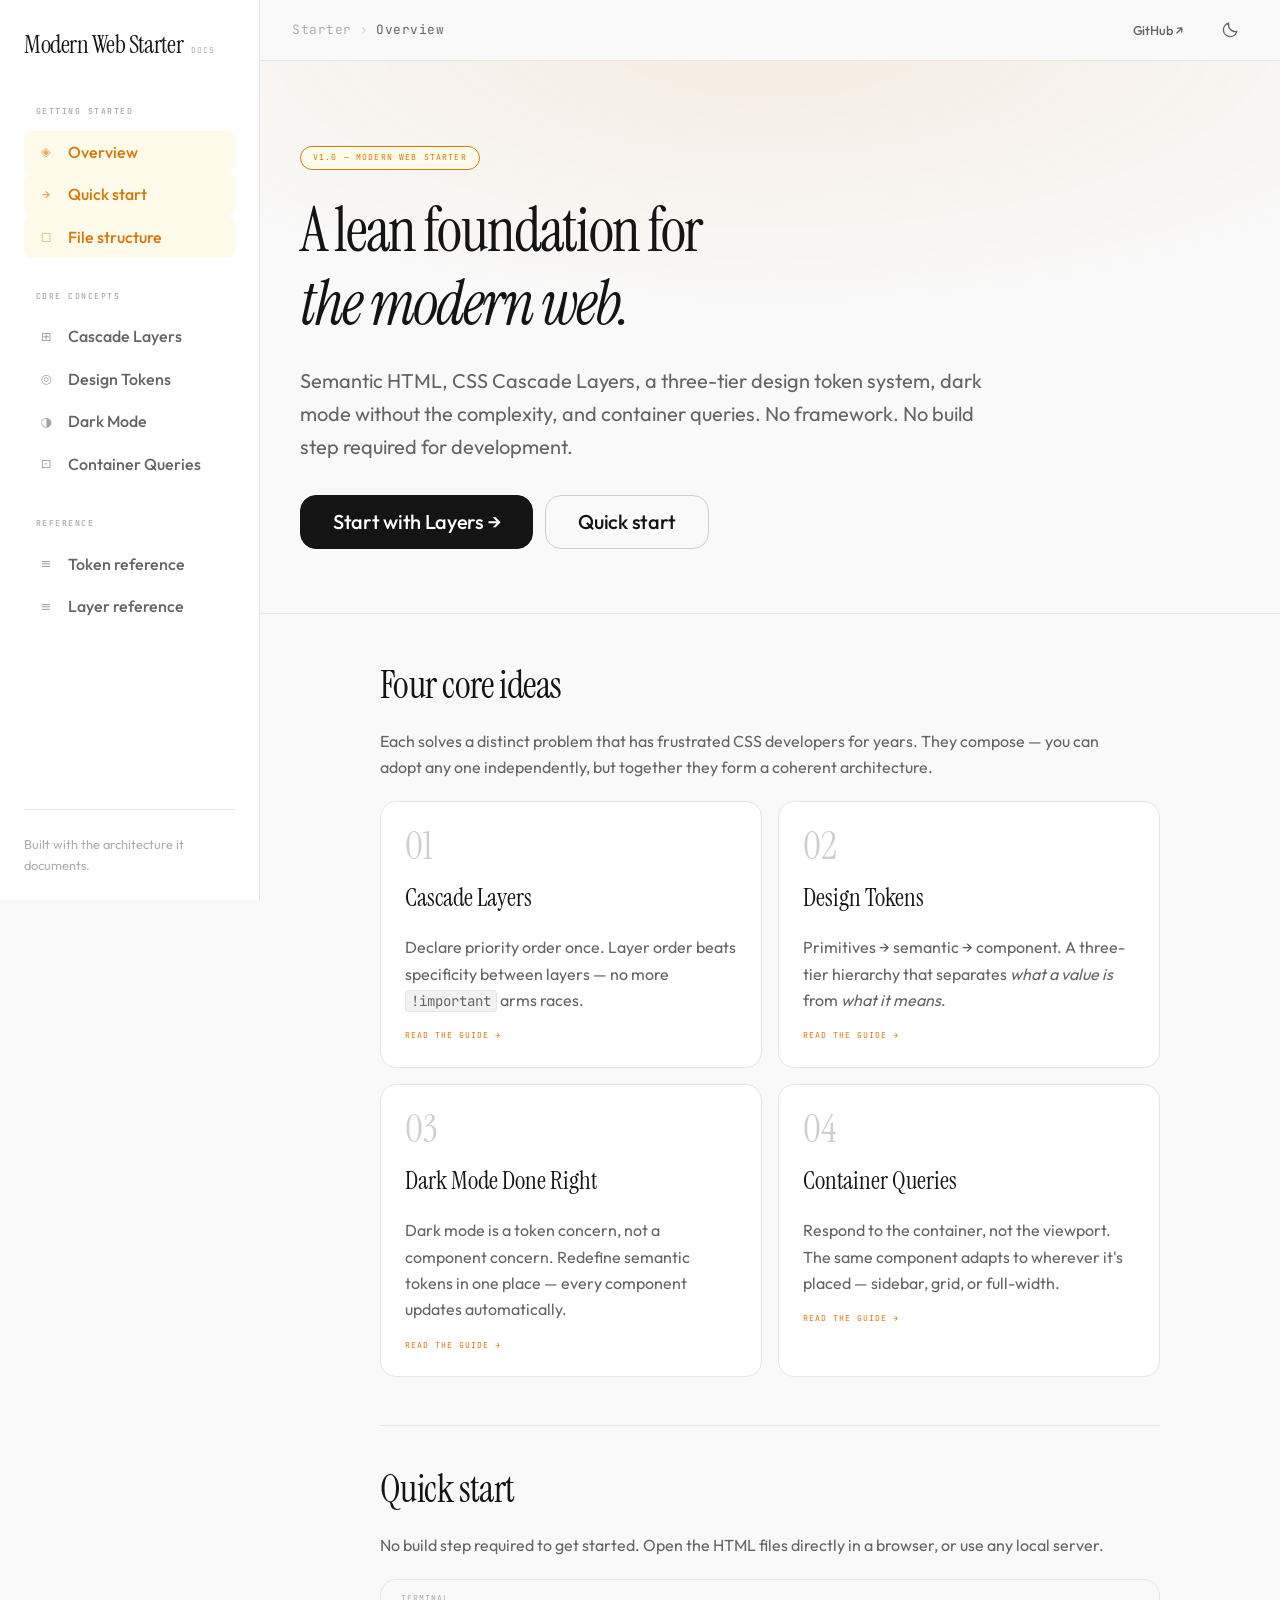
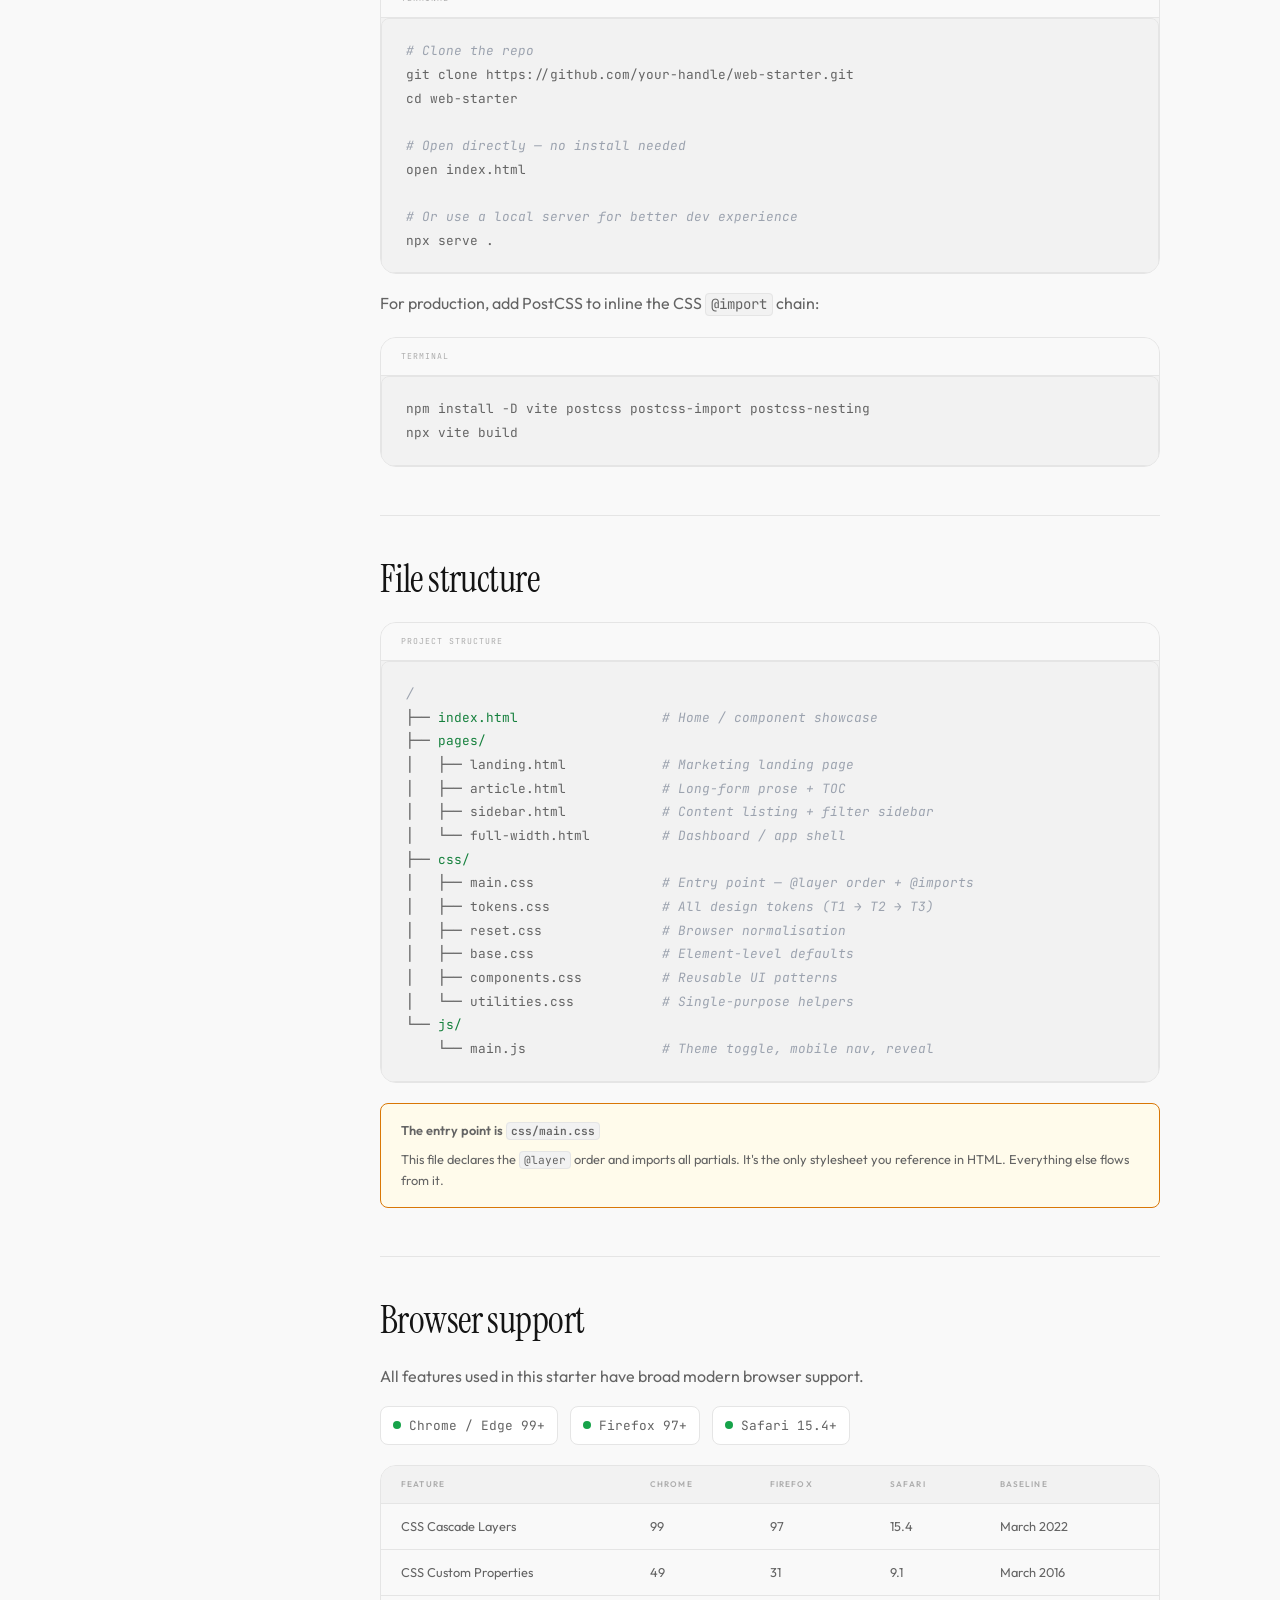
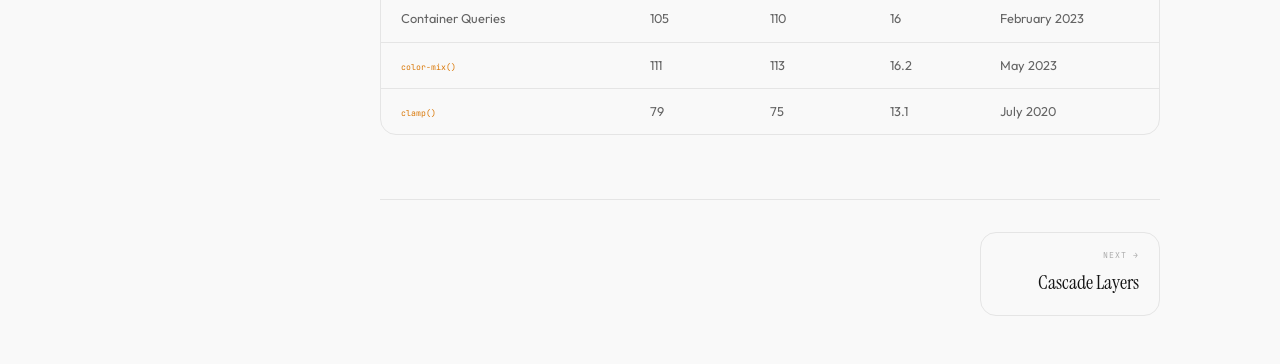
<file: index.html>
<!DOCTYPE html>
<html lang="en">
<head>
  <meta charset="UTF-8">
  <meta name="viewport" content="width=device-width, initial-scale=1.0">
  <title>Modern Web Starter — Documentation</title>
  <meta name="description" content="Comprehensive docs for the Modern Web Starter: CSS Cascade Layers, design tokens, dark mode, and container queries.">
  <meta property="og:type" content="website">
  <meta property="og:site_name" content="Modern Web Starter Docs">
  <meta property="og:title" content="Modern Web Starter — Documentation">
  <meta property="og:description" content="Comprehensive docs for the Modern Web Starter: CSS Cascade Layers, design tokens, dark mode, and container queries.">
  <meta name="twitter:card" content="summary">
  <meta name="twitter:title" content="Modern Web Starter — Documentation">
  <meta name="twitter:description" content="Comprehensive docs for the Modern Web Starter: CSS Cascade Layers, design tokens, dark mode, and container queries.">
  <meta property="og:image" content="https://docs.modern-web-starter.com/images/docs-modern-starter-OG-image.png">

  <script>(function(){var s=null;try{s=localStorage.getItem('theme-preference');}catch(e){}document.documentElement.setAttribute('data-theme',s||(window.matchMedia('(prefers-color-scheme: dark)').matches?'dark':'light'));})();</script>
  <link rel="preconnect" href="https://fonts.googleapis.com">
  <link rel="preconnect" href="https://fonts.gstatic.com" crossorigin>
  <link href="https://fonts.googleapis.com/css2?family=Instrument+Serif:ital@0;1&family=Outfit:wght@300;400;500;600;700&family=JetBrains+Mono:wght@400;500&display=swap" rel="stylesheet">
  <link rel="stylesheet" href="css/main.css">
  <link rel="stylesheet" href="css/docs.css">
</head>
<body>
<a class="skip-link" href="#main">Skip to content</a>

<div class="docs-shell">

  <!-- ── Sidebar ─────────────────────────────────────────── -->
  <aside class="docs-sidebar" aria-label="Documentation navigation">
    <a href="index.html" class="docs-sidebar__logo">
      <span class="docs-sidebar__logo-name">Modern Web Starter</span>
      <span class="docs-sidebar__logo-tag">Docs</span>
    </a>

    <span class="docs-sidebar__section">Getting started</span>
    <a href="index.html" class="docs-sidebar__link">
      <span class="docs-sidebar__link-icon">◈</span> Overview
    </a>
    <a href="index.html#quick-start" class="docs-sidebar__link">
      <span class="docs-sidebar__link-icon">→</span> Quick start
    </a>
    <a href="index.html#file-structure" class="docs-sidebar__link">
      <span class="docs-sidebar__link-icon">◻</span> File structure
    </a>

    <span class="docs-sidebar__section">Core concepts</span>
    <a href="layers.html" class="docs-sidebar__link">
      <span class="docs-sidebar__link-icon">⊞</span> Cascade Layers
    </a>
    <a href="tokens.html" class="docs-sidebar__link">
      <span class="docs-sidebar__link-icon">◎</span> Design Tokens
    </a>
    <a href="dark-mode.html" class="docs-sidebar__link">
      <span class="docs-sidebar__link-icon">◑</span> Dark Mode
    </a>
    <a href="container-queries.html" class="docs-sidebar__link">
      <span class="docs-sidebar__link-icon">⊡</span> Container Queries
    </a>

    <span class="docs-sidebar__section">Reference</span>
    <a href="tokens.html#token-reference" class="docs-sidebar__link">
      <span class="docs-sidebar__link-icon">≡</span> Token reference
    </a>
    <a href="layers.html#layer-reference" class="docs-sidebar__link">
      <span class="docs-sidebar__link-icon">≡</span> Layer reference
    </a>

    <div class="docs-sidebar__spacer"></div>

    <div class="docs-sidebar__footer">
      Built with the architecture it documents.
    </div>
  </aside>

  <!-- ── Topbar ──────────────────────────────────────────── -->
  <header class="docs-topbar">
    <div class="docs-topbar__breadcrumb">
      <span>Starter</span>
      <span class="docs-topbar__breadcrumb-sep">›</span>
      <span class="docs-topbar__breadcrumb-current">Overview</span>
    </div>
    <div class="docs-topbar__actions">
      <a href="https://github.com/pdkaizer/modern-web-starter" class="btn btn--ghost btn--sm" rel="noopener">GitHub ↗</a>
      <button class="theme-toggle" aria-label="Switch theme">
        <svg class="theme-toggle__sun" viewBox="0 0 20 20" fill="none" aria-hidden="true"><circle cx="10" cy="10" r="4" stroke="currentColor" stroke-width="1.5"/><path d="M10 2v2M10 16v2M2 10h2M16 10h2M4.22 4.22l1.42 1.42M14.36 14.36l1.42 1.42M4.22 15.78l1.42-1.42M14.36 5.64l1.42-1.42" stroke="currentColor" stroke-width="1.5" stroke-linecap="round"/></svg>
        <svg class="theme-toggle__moon" viewBox="0 0 20 20" fill="none" aria-hidden="true"><path d="M17.5 11.5A7.5 7.5 0 0 1 8.5 2.5a7.5 7.5 0 1 0 9 9z" stroke="currentColor" stroke-width="1.5" stroke-linejoin="round"/></svg>
      </button>
    </div>
  </header>

  <!-- ── Content ─────────────────────────────────────────── -->
  <main class="docs-content" id="main">

    <!-- Hero -->
    <div class="docs-hero">
      <div class="docs-hero__inner">
        <span class="docs-hero__version">v1.0 — Modern Web Starter</span>
        <h1>A lean foundation for<br><em>the modern web.</em></h1>
        <p>Semantic HTML, CSS Cascade Layers, a three-tier design token system, dark mode without the complexity, and container queries. No framework. No build step required for development.</p>
        <div class="docs-hero__actions">
          <a href="layers.html" class="btn btn--primary btn--lg">Start with Layers →</a>
          <a href="index.html#quick-start" class="btn btn--secondary btn--lg">Quick start</a>
        </div>
      </div>
    </div>

    <div class="docs-article">

      <!-- Concept overview -->
      <div class="docs-section" id="concepts">
        <h2>Four core ideas</h2>
        <p>Each solves a distinct problem that has frustrated CSS developers for years. They compose — you can adopt any one independently, but together they form a coherent architecture.</p>

        <div class="concept-grid">
          <a href="layers.html" class="concept-card">
            <div class="concept-card__num">01</div>
            <div class="concept-card__title">Cascade Layers</div>
            <p class="concept-card__desc">Declare priority order once. Layer order beats specificity between layers — no more <code>!important</code> arms races.</p>
            <div class="concept-card__cta">Read the guide →</div>
          </a>
          <a href="tokens.html" class="concept-card">
            <div class="concept-card__num">02</div>
            <div class="concept-card__title">Design Tokens</div>
            <p class="concept-card__desc">Primitives → semantic → component. A three-tier hierarchy that separates <em>what a value is</em> from <em>what it means</em>.</p>
            <div class="concept-card__cta">Read the guide →</div>
          </a>
          <a href="dark-mode.html" class="concept-card">
            <div class="concept-card__num">03</div>
            <div class="concept-card__title">Dark Mode Done Right</div>
            <p class="concept-card__desc">Dark mode is a token concern, not a component concern. Redefine semantic tokens in one place — every component updates automatically.</p>
            <div class="concept-card__cta">Read the guide →</div>
          </a>
          <a href="container-queries.html" class="concept-card">
            <div class="concept-card__num">04</div>
            <div class="concept-card__title">Container Queries</div>
            <p class="concept-card__desc">Respond to the container, not the viewport. The same component adapts to wherever it's placed — sidebar, grid, or full-width.</p>
            <div class="concept-card__cta">Read the guide →</div>
          </a>
        </div>
      </div>

      <!-- Quick start -->
      <div class="docs-section" id="quick-start">
        <h2>Quick start</h2>
        <p>No build step required to get started. Open the HTML files directly in a browser, or use any local server.</p>

        <div class="docs-code">
          <div class="docs-code__label">Terminal</div>
          <pre><span class="t-cmt"># Clone the repo</span>
git clone https://github.com/your-handle/web-starter.git
cd web-starter

<span class="t-cmt"># Open directly — no install needed</span>
open index.html

<span class="t-cmt"># Or use a local server for better dev experience</span>
npx serve .</pre>
        </div>

        <p>For production, add PostCSS to inline the CSS <code>@import</code> chain:</p>

        <div class="docs-code">
          <div class="docs-code__label">Terminal</div>
          <pre>npm install -D vite postcss postcss-import postcss-nesting
npx vite build</pre>
        </div>
      </div>

      <!-- File structure -->
      <div class="docs-section" id="file-structure">
        <h2>File structure</h2>

        <div class="docs-code">
          <div class="docs-code__label">Project structure</div>
          <pre><span class="t-cmt">/</span>
├── <span class="t-val">index.html</span>                  <span class="t-cmt"># Home / component showcase</span>
├── <span class="t-val">pages/</span>
│   ├── landing.html            <span class="t-cmt"># Marketing landing page</span>
│   ├── article.html            <span class="t-cmt"># Long-form prose + TOC</span>
│   ├── sidebar.html            <span class="t-cmt"># Content listing + filter sidebar</span>
│   └── full-width.html         <span class="t-cmt"># Dashboard / app shell</span>
├── <span class="t-val">css/</span>
│   ├── main.css                <span class="t-cmt"># Entry point — @layer order + @imports</span>
│   ├── tokens.css              <span class="t-cmt"># All design tokens (T1 → T2 → T3)</span>
│   ├── reset.css               <span class="t-cmt"># Browser normalisation</span>
│   ├── base.css                <span class="t-cmt"># Element-level defaults</span>
│   ├── components.css          <span class="t-cmt"># Reusable UI patterns</span>
│   └── utilities.css           <span class="t-cmt"># Single-purpose helpers</span>
└── <span class="t-val">js/</span>
    └── main.js                 <span class="t-cmt"># Theme toggle, mobile nav, reveal</span></pre>
        </div>

        <div class="docs-note docs-note--accent">
          <p class="docs-note__title">The entry point is <code>css/main.css</code></p>
          <p>This file declares the <code>@layer</code> order and imports all partials. It's the only stylesheet you reference in HTML. Everything else flows from it.</p>
        </div>
      </div>

      <!-- Browser support -->
      <div class="docs-section" id="browser-support">
        <h2>Browser support</h2>
        <p>All features used in this starter have broad modern browser support.</p>

        <div class="browser-support">
          <div class="browser-badge"><span class="browser-badge__dot"></span>Chrome / Edge 99+</div>
          <div class="browser-badge"><span class="browser-badge__dot"></span>Firefox 97+</div>
          <div class="browser-badge"><span class="browser-badge__dot"></span>Safari 15.4+</div>
        </div>

        <div class="docs-token-table docs-mt-5">
          <table>
            <thead><tr><th>Feature</th><th>Chrome</th><th>Firefox</th><th>Safari</th><th>Baseline</th></tr></thead>
            <tbody>
              <tr><td>CSS Cascade Layers</td><td>99</td><td>97</td><td>15.4</td><td>March 2022</td></tr>
              <tr><td>CSS Custom Properties</td><td>49</td><td>31</td><td>9.1</td><td>March 2016</td></tr>
              <tr><td>Container Queries</td><td>105</td><td>110</td><td>16</td><td>February 2023</td></tr>
              <tr><td><code>color-mix()</code></td><td>111</td><td>113</td><td>16.2</td><td>May 2023</td></tr>
              <tr><td><code>clamp()</code></td><td>79</td><td>75</td><td>13.1</td><td>July 2020</td></tr>
            </tbody>
          </table>
        </div>
      </div>

      <!-- Next steps -->
      <div class="docs-pagination">
        <span></span>
        <a href="layers.html" class="docs-pagination__link docs-pagination__link--next">
          <span class="docs-pagination__dir">Next →</span>
          <span class="docs-pagination__title">Cascade Layers</span>
        </a>
      </div>

    </div><!-- /docs-article -->
  </main>

</div><!-- /docs-shell -->

<script type="module" src="js/docs.js"></script>
</body>
</html>
</file>
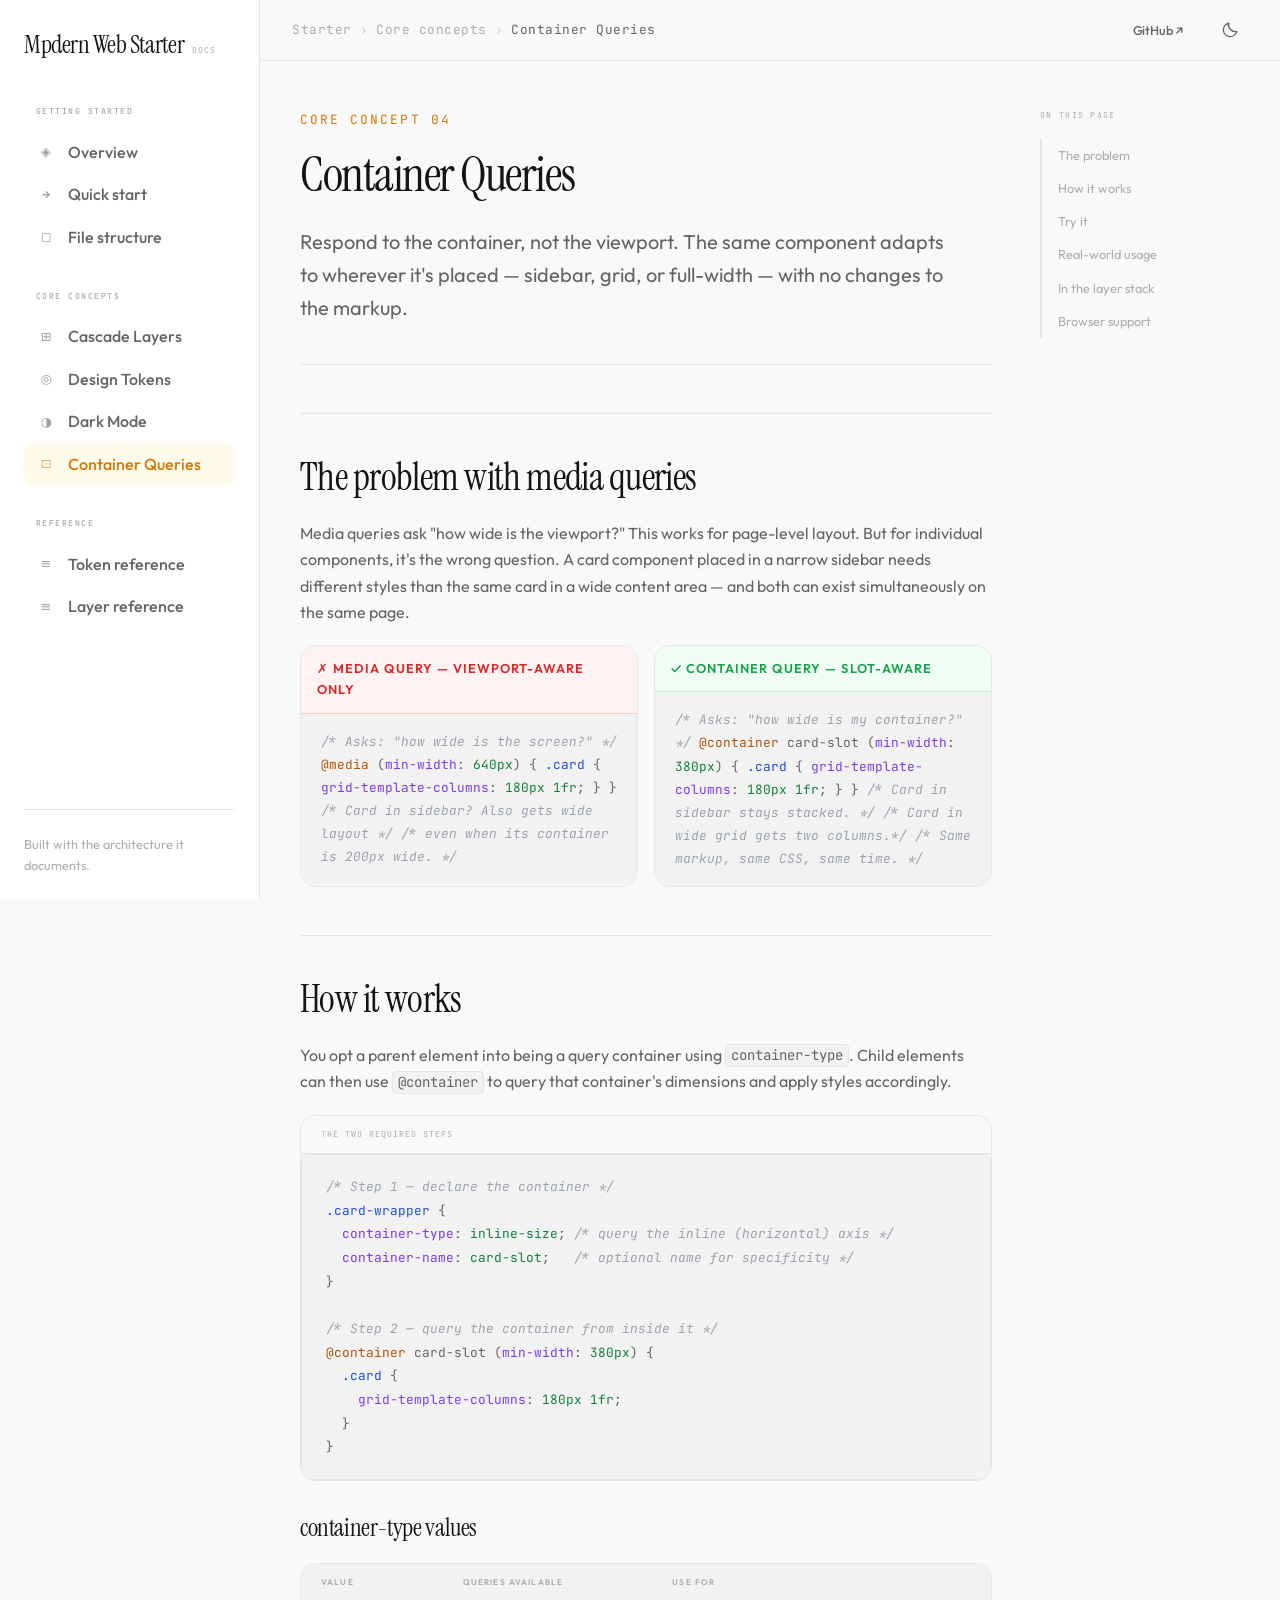
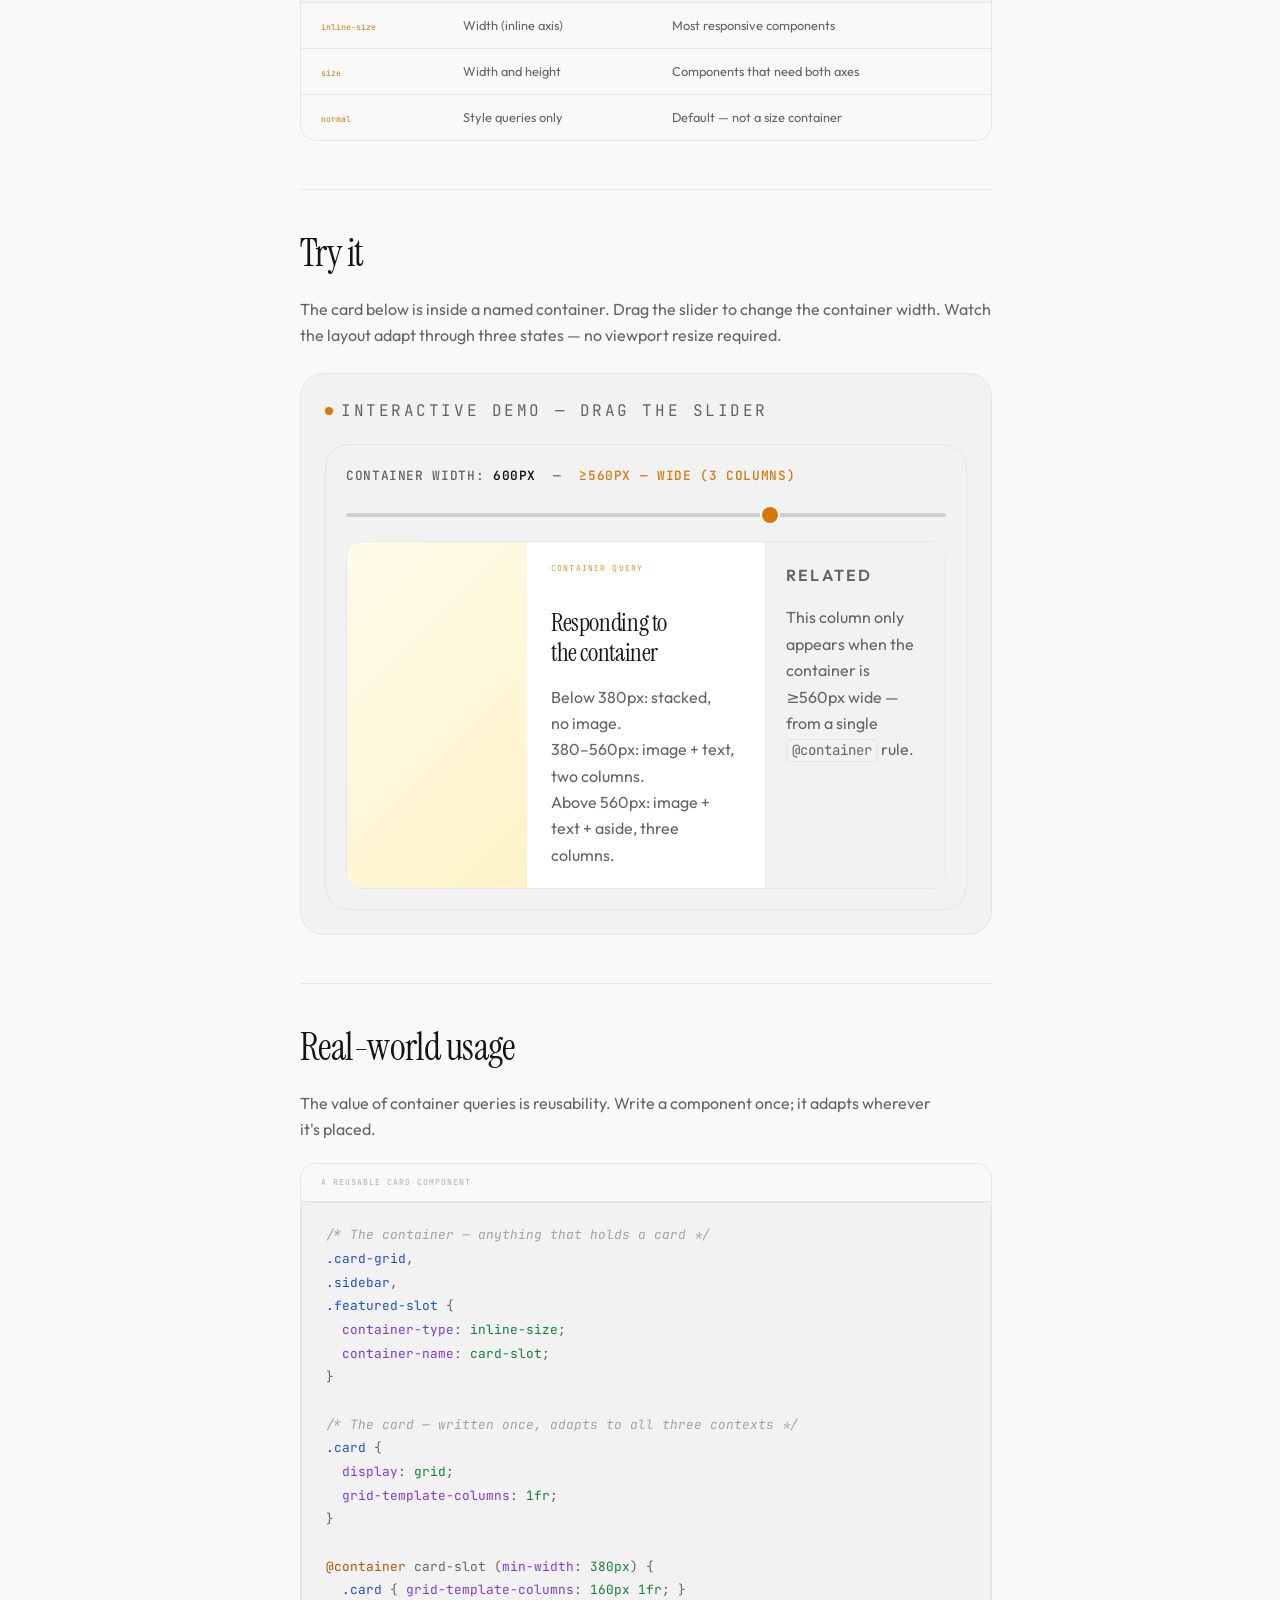
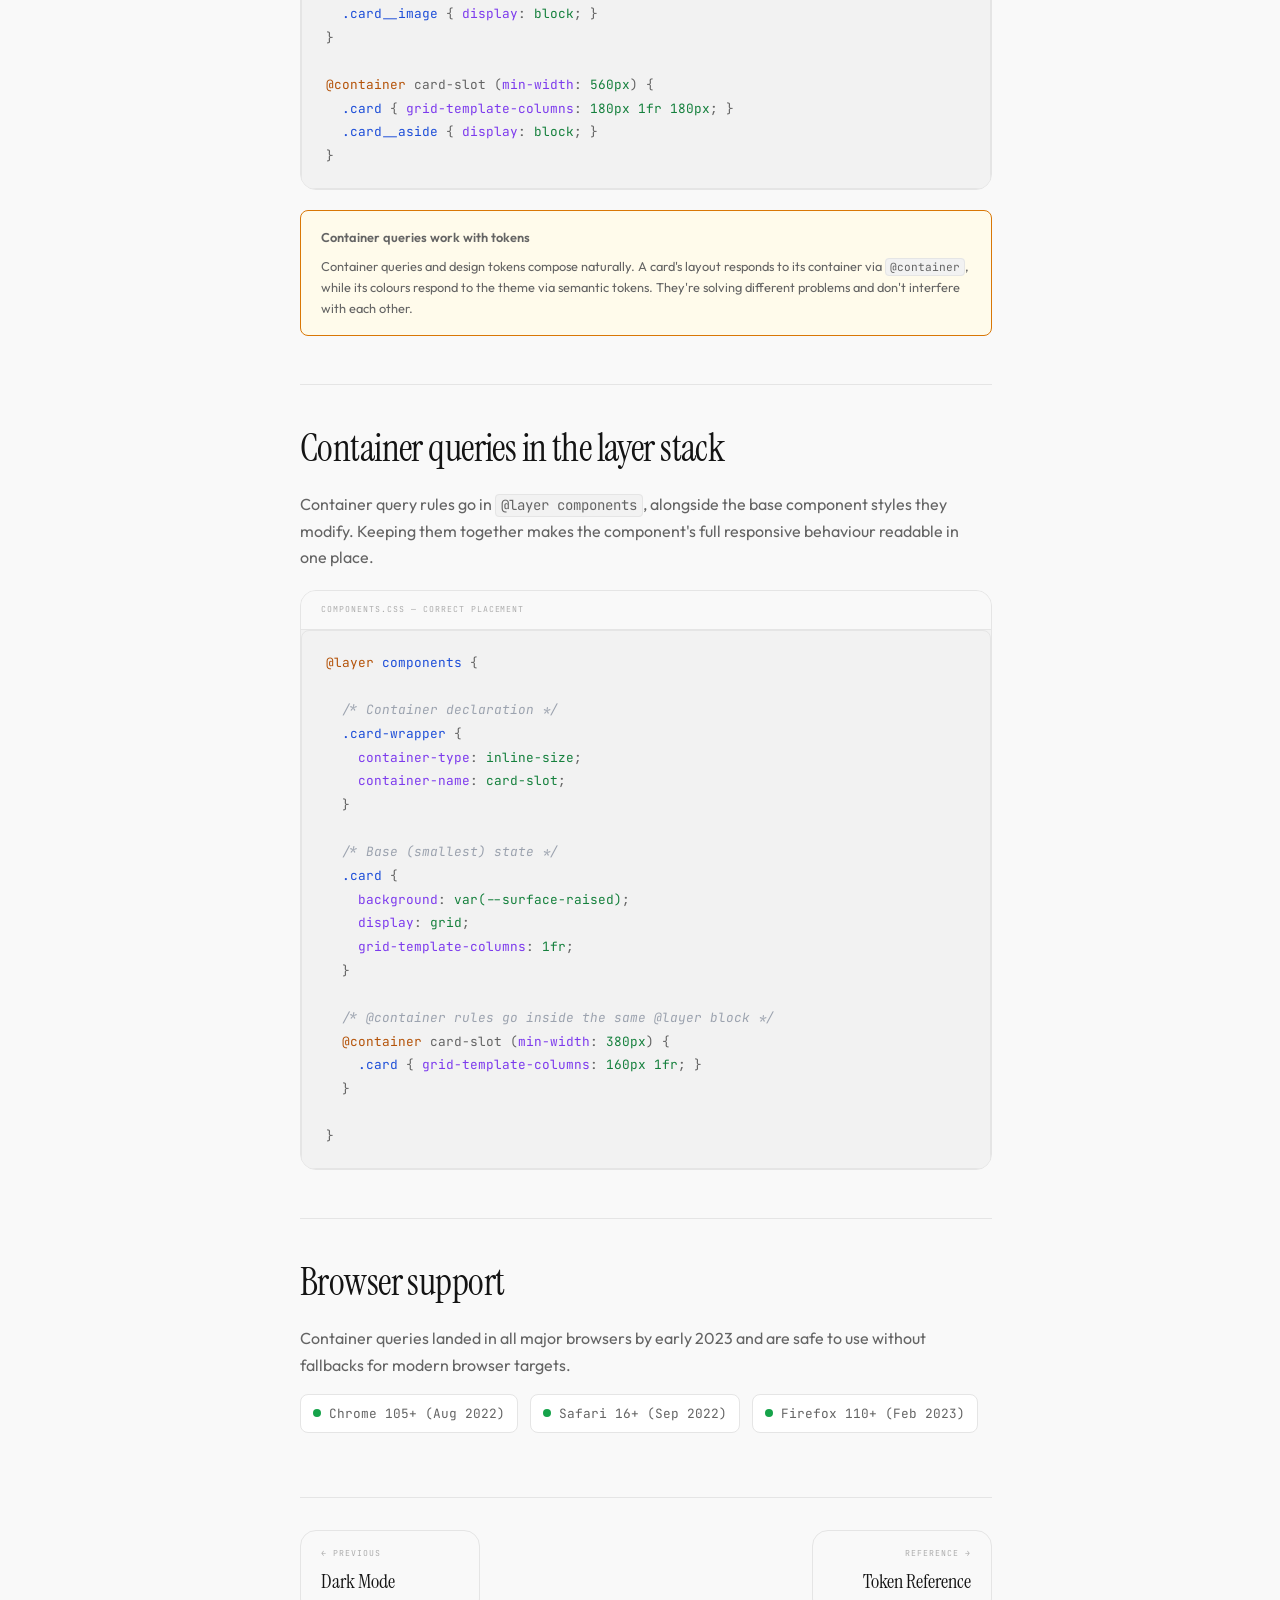
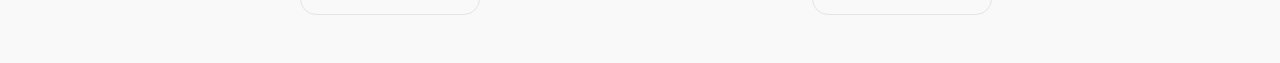
<file: container-queries.html>
<!DOCTYPE html>
<html lang="en">
<head>
  <meta charset="UTF-8">
  <meta name="viewport" content="width=device-width, initial-scale=1.0">
  <title>Container Queries — Modern Web Starter Docs</title>
  <meta name="description" content="Container queries: respond to the container, not the viewport. The @container rule, container-type, and a live interactive demo.">
  <meta property="og:type" content="website">
  <meta property="og:site_name" content="Modern Web Starter Docs">
  <meta property="og:title" content="Container Queries — Modern Web Starter Docs">
  <meta property="og:description" content="Container queries: respond to the container, not the viewport. The @container rule, container-type, and a live interactive demo.">
  <meta name="twitter:card" content="summary">
  <meta name="twitter:title" content="Container Queries — Modern Web Starter Docs">
  <meta name="twitter:description" content="Container queries: respond to the container, not the viewport. The @container rule, container-type, and a live interactive demo.">
  <meta property="og:image" content="https://docs.modern-web-starter.com/images/docs-modern-starter-OG-image.png">

  <script>(function(){var s=null;try{s=localStorage.getItem('theme-preference');}catch(e){}document.documentElement.setAttribute('data-theme',s||(window.matchMedia('(prefers-color-scheme: dark)').matches?'dark':'light'));})();</script>
  <link rel="preconnect" href="https://fonts.googleapis.com">
  <link rel="preconnect" href="https://fonts.gstatic.com" crossorigin>
  <link href="https://fonts.googleapis.com/css2?family=Instrument+Serif:ital@0;1&family=Outfit:wght@300;400;500;600;700&family=JetBrains+Mono:wght@400;500&display=swap" rel="stylesheet">
  <link rel="stylesheet" href="css/main.css">
  <link rel="stylesheet" href="css/docs.css">
</head>
<body>
<a class="skip-link" href="#main">Skip to content</a>

<div class="docs-shell">

  <aside class="docs-sidebar" aria-label="Documentation navigation">
    <a href="index.html" class="docs-sidebar__logo">
      <span class="docs-sidebar__logo-name">Mpdern Web Starter</span>
      <span class="docs-sidebar__logo-tag">Docs</span>
    </a>
    <span class="docs-sidebar__section">Getting started</span>
    <a href="index.html" class="docs-sidebar__link"><span class="docs-sidebar__link-icon">◈</span> Overview</a>
    <a href="index.html#quick-start" class="docs-sidebar__link"><span class="docs-sidebar__link-icon">→</span> Quick start</a>
    <a href="index.html#file-structure" class="docs-sidebar__link"><span class="docs-sidebar__link-icon">◻</span> File structure</a>
    <span class="docs-sidebar__section">Core concepts</span>
    <a href="layers.html" class="docs-sidebar__link"><span class="docs-sidebar__link-icon">⊞</span> Cascade Layers</a>
    <a href="tokens.html" class="docs-sidebar__link"><span class="docs-sidebar__link-icon">◎</span> Design Tokens</a>
    <a href="dark-mode.html" class="docs-sidebar__link"><span class="docs-sidebar__link-icon">◑</span> Dark Mode</a>
    <a href="container-queries.html" class="docs-sidebar__link"><span class="docs-sidebar__link-icon">⊡</span> Container Queries</a>
    <span class="docs-sidebar__section">Reference</span>
    <a href="tokens.html#token-reference" class="docs-sidebar__link"><span class="docs-sidebar__link-icon">≡</span> Token reference</a>
    <a href="layers.html#layer-reference" class="docs-sidebar__link"><span class="docs-sidebar__link-icon">≡</span> Layer reference</a>
    <div class="docs-sidebar__spacer"></div>
    <div class="docs-sidebar__footer">Built with the architecture it documents.</div>
  </aside>

  <header class="docs-topbar">
    <div class="docs-topbar__breadcrumb">
      <span>Starter</span>
      <span class="docs-topbar__breadcrumb-sep">›</span>
      <span>Core concepts</span>
      <span class="docs-topbar__breadcrumb-sep">›</span>
      <span class="docs-topbar__breadcrumb-current">Container Queries</span>
    </div>
    <div class="docs-topbar__actions">
      <a href="https://github.com/pdkaizer/modern-web-starter" class="btn btn--ghost btn--sm" rel="noopener">GitHub ↗</a>
      <button class="theme-toggle" aria-label="Switch theme">
        <svg class="theme-toggle__sun" viewBox="0 0 20 20" fill="none" aria-hidden="true"><circle cx="10" cy="10" r="4" stroke="currentColor" stroke-width="1.5"/><path d="M10 2v2M10 16v2M2 10h2M16 10h2M4.22 4.22l1.42 1.42M14.36 14.36l1.42 1.42M4.22 15.78l1.42-1.42M14.36 5.64l1.42-1.42" stroke="currentColor" stroke-width="1.5" stroke-linecap="round"/></svg>
        <svg class="theme-toggle__moon" viewBox="0 0 20 20" fill="none" aria-hidden="true"><path d="M17.5 11.5A7.5 7.5 0 0 1 8.5 2.5a7.5 7.5 0 1 0 9 9z" stroke="currentColor" stroke-width="1.5" stroke-linejoin="round"/></svg>
      </button>
    </div>
  </header>

  <main class="docs-content" id="main">
    <div class="docs-two-col">

      <article class="docs-article">

        <div class="docs-page-header">
          <p class="docs-page-label">Core concept 04</p>
          <h1>Container Queries</h1>
          <p class="lead">Respond to the container, not the viewport. The same component adapts to wherever it's placed — sidebar, grid, or full-width — with no changes to the markup.</p>
        </div>

        <div class="docs-section" id="the-problem">
          <h2>The problem with media queries</h2>
          <p>Media queries ask "how wide is the viewport?" This works for page-level layout. But for individual components, it's the wrong question. A card component placed in a narrow sidebar needs different styles than the same card in a wide content area — and both can exist simultaneously on the same page.</p>

          <div class="docs-compare">
            <div class="docs-compare__panel">
              <div class="docs-compare__head docs-compare__head--bad">✗ Media query — viewport-aware only</div>
              <div class="docs-compare__body"><span class="t-cmt">/* Asks: "how wide is the screen?" */</span>
<span class="t-at">@media</span> (<span class="t-prop">min-width</span>: <span class="t-val">640px</span>) {
  <span class="t-sel">.card</span> {
    <span class="t-prop">grid-template-columns</span>: <span class="t-val">180px 1fr</span>;
  }
}

<span class="t-cmt">/* Card in sidebar? Also gets wide layout */</span>
<span class="t-cmt">/* even when its container is 200px wide. */</span></div>
            </div>
            <div class="docs-compare__panel">
              <div class="docs-compare__head docs-compare__head--good">✓ Container query — slot-aware</div>
              <div class="docs-compare__body"><span class="t-cmt">/* Asks: "how wide is my container?" */</span>
<span class="t-at">@container</span> card-slot (<span class="t-prop">min-width</span>: <span class="t-val">380px</span>) {
  <span class="t-sel">.card</span> {
    <span class="t-prop">grid-template-columns</span>: <span class="t-val">180px 1fr</span>;
  }
}

<span class="t-cmt">/* Card in sidebar stays stacked.     */</span>
<span class="t-cmt">/* Card in wide grid gets two columns.*/</span>
<span class="t-cmt">/* Same markup, same CSS, same time.  */</span></div>
            </div>
          </div>
        </div>

        <div class="docs-section" id="how-it-works">
          <h2>How it works</h2>
          <p>You opt a parent element into being a query container using <code>container-type</code>. Child elements can then use <code>@container</code> to query that container's dimensions and apply styles accordingly.</p>

          <div class="docs-code">
            <div class="docs-code__label">The two required steps</div>
            <pre><span class="t-cmt">/* Step 1 — declare the container */</span>
<span class="t-sel">.card-wrapper</span> {
  <span class="t-prop">container-type</span>: <span class="t-val">inline-size</span>; <span class="t-cmt">/* query the inline (horizontal) axis */</span>
  <span class="t-prop">container-name</span>: <span class="t-val">card-slot</span>;   <span class="t-cmt">/* optional name for specificity */</span>
}

<span class="t-cmt">/* Step 2 — query the container from inside it */</span>
<span class="t-at">@container</span> card-slot (<span class="t-prop">min-width</span>: <span class="t-val">380px</span>) {
  <span class="t-sel">.card</span> {
    <span class="t-prop">grid-template-columns</span>: <span class="t-val">180px 1fr</span>;
  }
}</pre>
          </div>

          <h3>container-type values</h3>
          <div class="docs-token-table">
            <table>
              <thead><tr><th>Value</th><th>Queries available</th><th>Use for</th></tr></thead>
              <tbody>
                <tr><td><code>inline-size</code></td><td>Width (inline axis)</td><td>Most responsive components</td></tr>
                <tr><td><code>size</code></td><td>Width and height</td><td>Components that need both axes</td></tr>
                <tr><td><code>normal</code></td><td>Style queries only</td><td>Default — not a size container</td></tr>
              </tbody>
            </table>
          </div>
        </div>

        <div class="docs-section" id="live-demo">
          <h2>Try it</h2>
          <p>The card below is inside a named container. Drag the slider to change the container width. Watch the layout adapt through three states — no viewport resize required.</p>

          <div class="docs-demo">
            <p class="docs-demo__label">Interactive demo — drag the slider</p>

            <div class="cq-outer">
              <div class="cq-controls">
                <label class="cq-slider-label" for="cq-slider">
                  Container width: <strong id="cq-width-label">600px</strong>
                  &nbsp;—&nbsp; <span id="cq-state-label" class="docs-cq-state"></span>
                </label>
                <input type="range" id="cq-slider" min="200" max="760" value="600" class="cq-slider" aria-label="Resize container">
              </div>

              <div class="cq-stage" id="cq-stage">
                <div class="cq-card">
                  <div class="cq-card__img" aria-hidden="true"></div>
                  <div class="cq-card__body">
                    <p class="docs-demo-eyebrow">Container query</p>
                    <h3 class="cq-card__title">Responding to the container</h3>
                    <p class="cq-card__text">
                      Below 380px: stacked, no image.<br>
                      380–560px: image + text, two columns.<br>
                      Above 560px: image + text + aside, three columns.
                    </p>
                  </div>
                  <div class="cq-card__aside">
                    <p class="cq-card__aside-title">Related</p>
                    <p class="cq-card__aside-body">This column only appears when the container is ≥560px wide — from a single <code>@container</code> rule.</p>
                  </div>
                </div>
              </div>
            </div>
          </div>
        </div>

        <div class="docs-section" id="real-world">
          <h2>Real-world usage</h2>
          <p>The value of container queries is reusability. Write a component once; it adapts wherever it's placed.</p>

          <div class="docs-code">
            <div class="docs-code__label">A reusable card component</div>
            <pre><span class="t-cmt">/* The container — anything that holds a card */</span>
<span class="t-sel">.card-grid</span>,
<span class="t-sel">.sidebar</span>,
<span class="t-sel">.featured-slot</span> {
  <span class="t-prop">container-type</span>: <span class="t-val">inline-size</span>;
  <span class="t-prop">container-name</span>: <span class="t-val">card-slot</span>;
}

<span class="t-cmt">/* The card — written once, adapts to all three contexts */</span>
<span class="t-sel">.card</span> {
  <span class="t-prop">display</span>: <span class="t-val">grid</span>;
  <span class="t-prop">grid-template-columns</span>: <span class="t-val">1fr</span>;
}

<span class="t-at">@container</span> card-slot (<span class="t-prop">min-width</span>: <span class="t-val">380px</span>) {
  <span class="t-sel">.card</span> { <span class="t-prop">grid-template-columns</span>: <span class="t-val">160px 1fr</span>; }
  <span class="t-sel">.card__image</span> { <span class="t-prop">display</span>: <span class="t-val">block</span>; }
}

<span class="t-at">@container</span> card-slot (<span class="t-prop">min-width</span>: <span class="t-val">560px</span>) {
  <span class="t-sel">.card</span> { <span class="t-prop">grid-template-columns</span>: <span class="t-val">180px 1fr 180px</span>; }
  <span class="t-sel">.card__aside</span> { <span class="t-prop">display</span>: <span class="t-val">block</span>; }
}</pre>
          </div>

          <div class="docs-note docs-note--accent">
            <p class="docs-note__title">Container queries work with tokens</p>
            <p>Container queries and design tokens compose naturally. A card's layout responds to its container via <code>@container</code>, while its colours respond to the theme via semantic tokens. They're solving different problems and don't interfere with each other.</p>
          </div>
        </div>

        <div class="docs-section" id="in-layers">
          <h2>Container queries in the layer stack</h2>
          <p>Container query rules go in <code>@layer components</code>, alongside the base component styles they modify. Keeping them together makes the component's full responsive behaviour readable in one place.</p>

          <div class="docs-code">
            <div class="docs-code__label">components.css — correct placement</div>
            <pre><span class="t-at">@layer</span> <span class="t-sel">components</span> {

  <span class="t-cmt">/* Container declaration */</span>
  <span class="t-sel">.card-wrapper</span> {
    <span class="t-prop">container-type</span>: <span class="t-val">inline-size</span>;
    <span class="t-prop">container-name</span>: <span class="t-val">card-slot</span>;
  }

  <span class="t-cmt">/* Base (smallest) state */</span>
  <span class="t-sel">.card</span> {
    <span class="t-prop">background</span>: <span class="t-val">var(--surface-raised)</span>;
    <span class="t-prop">display</span>: <span class="t-val">grid</span>;
    <span class="t-prop">grid-template-columns</span>: <span class="t-val">1fr</span>;
  }

  <span class="t-cmt">/* @container rules go inside the same @layer block */</span>
  <span class="t-at">@container</span> card-slot (<span class="t-prop">min-width</span>: <span class="t-val">380px</span>) {
    <span class="t-sel">.card</span> { <span class="t-prop">grid-template-columns</span>: <span class="t-val">160px 1fr</span>; }
  }

}</pre>
          </div>
        </div>

        <div class="docs-section" id="browser-support">
          <h2>Browser support</h2>
          <p>Container queries landed in all major browsers by early 2023 and are safe to use without fallbacks for modern browser targets.</p>

          <div class="browser-support">
            <div class="browser-badge"><span class="browser-badge__dot"></span>Chrome 105+ (Aug 2022)</div>
            <div class="browser-badge"><span class="browser-badge__dot"></span>Safari 16+ (Sep 2022)</div>
            <div class="browser-badge"><span class="browser-badge__dot"></span>Firefox 110+ (Feb 2023)</div>
          </div>
        </div>

        <div class="docs-pagination">
          <a href="dark-mode.html" class="docs-pagination__link">
            <span class="docs-pagination__dir">← Previous</span>
            <span class="docs-pagination__title">Dark Mode</span>
          </a>
          <a href="tokens.html#token-reference" class="docs-pagination__link docs-pagination__link--next">
            <span class="docs-pagination__dir">Reference →</span>
            <span class="docs-pagination__title">Token Reference</span>
          </a>
        </div>

      </article>

      <nav class="docs-on-this-page" aria-label="On this page">
        <p class="docs-on-this-page__title">On this page</p>
        <a href="#the-problem"  class="docs-on-this-page__link">The problem</a>
        <a href="#how-it-works" class="docs-on-this-page__link">How it works</a>
        <a href="#live-demo"    class="docs-on-this-page__link">Try it</a>
        <a href="#real-world"   class="docs-on-this-page__link">Real-world usage</a>
        <a href="#in-layers"    class="docs-on-this-page__link">In the layer stack</a>
        <a href="#browser-support" class="docs-on-this-page__link">Browser support</a>
      </nav>

    </div>
  </main>

</div>

<script type="module" src="js/docs.js"></script>
</body>
</html>
</file>
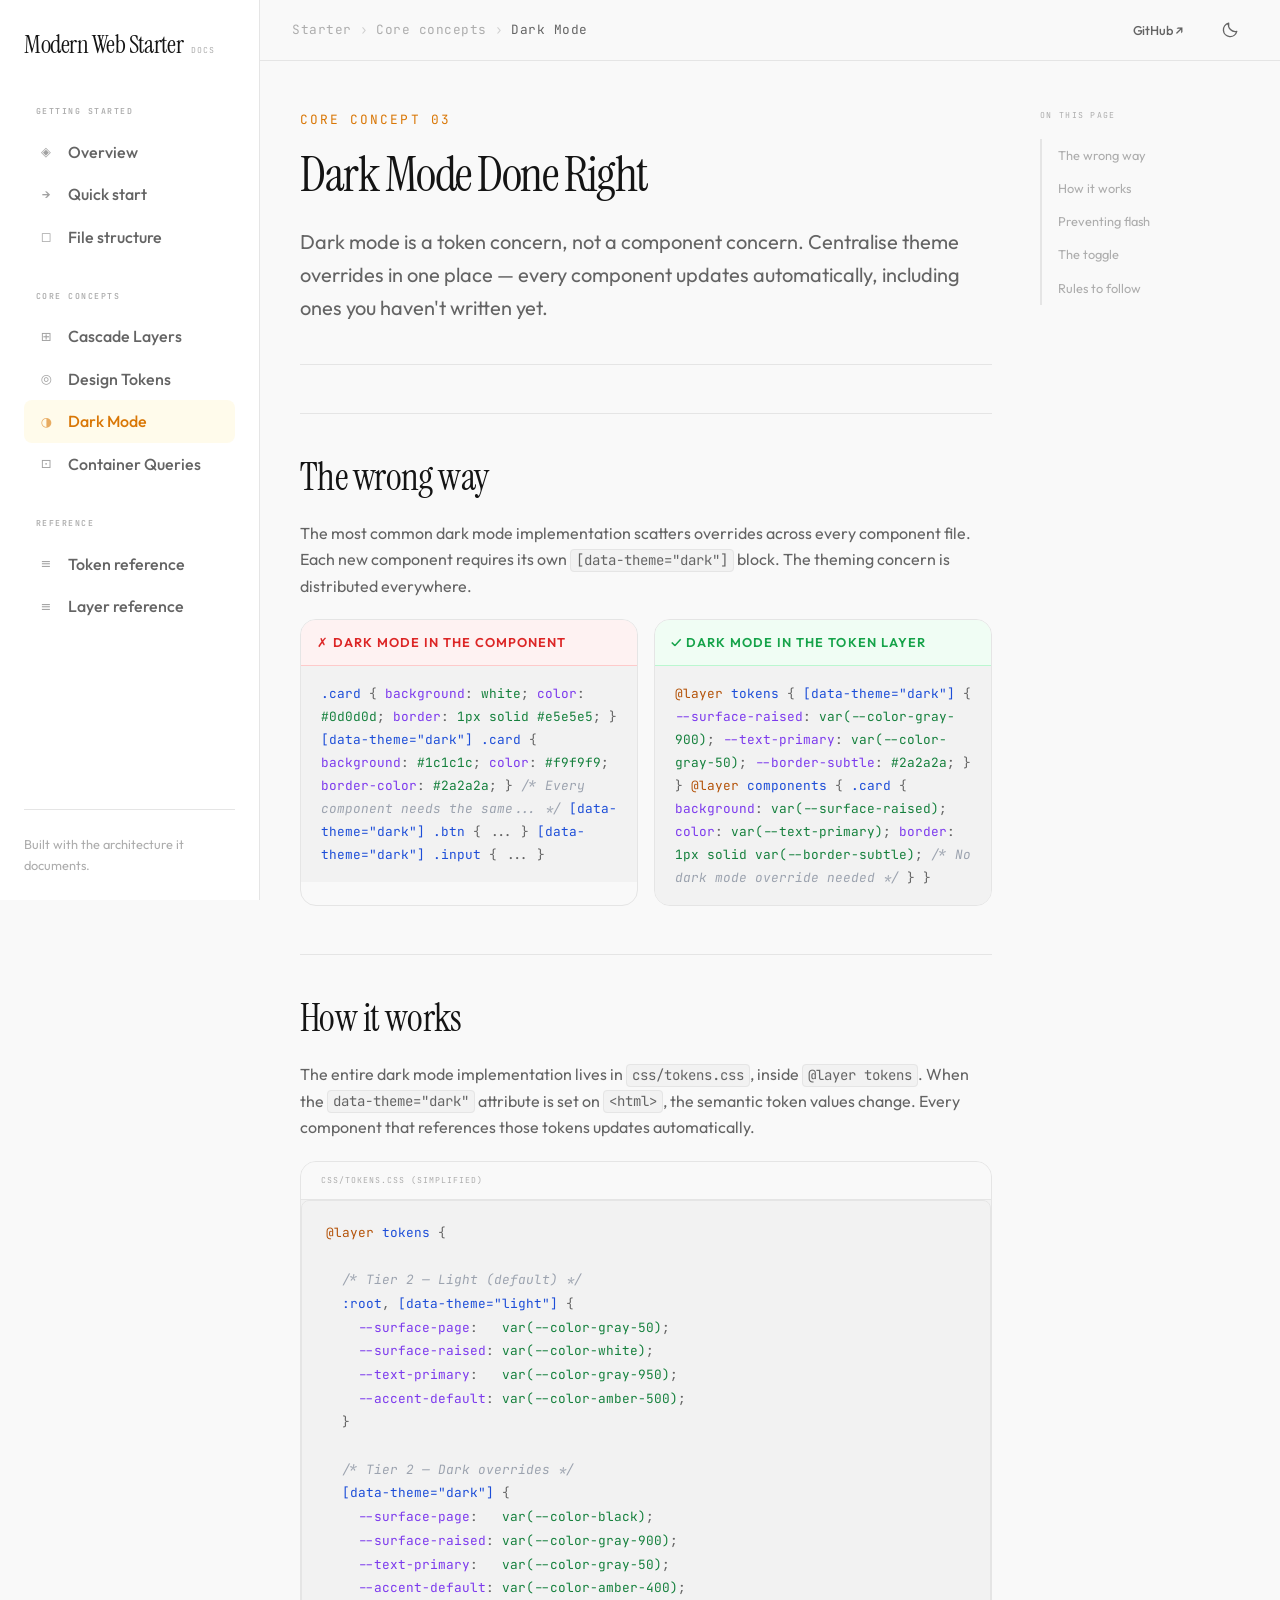
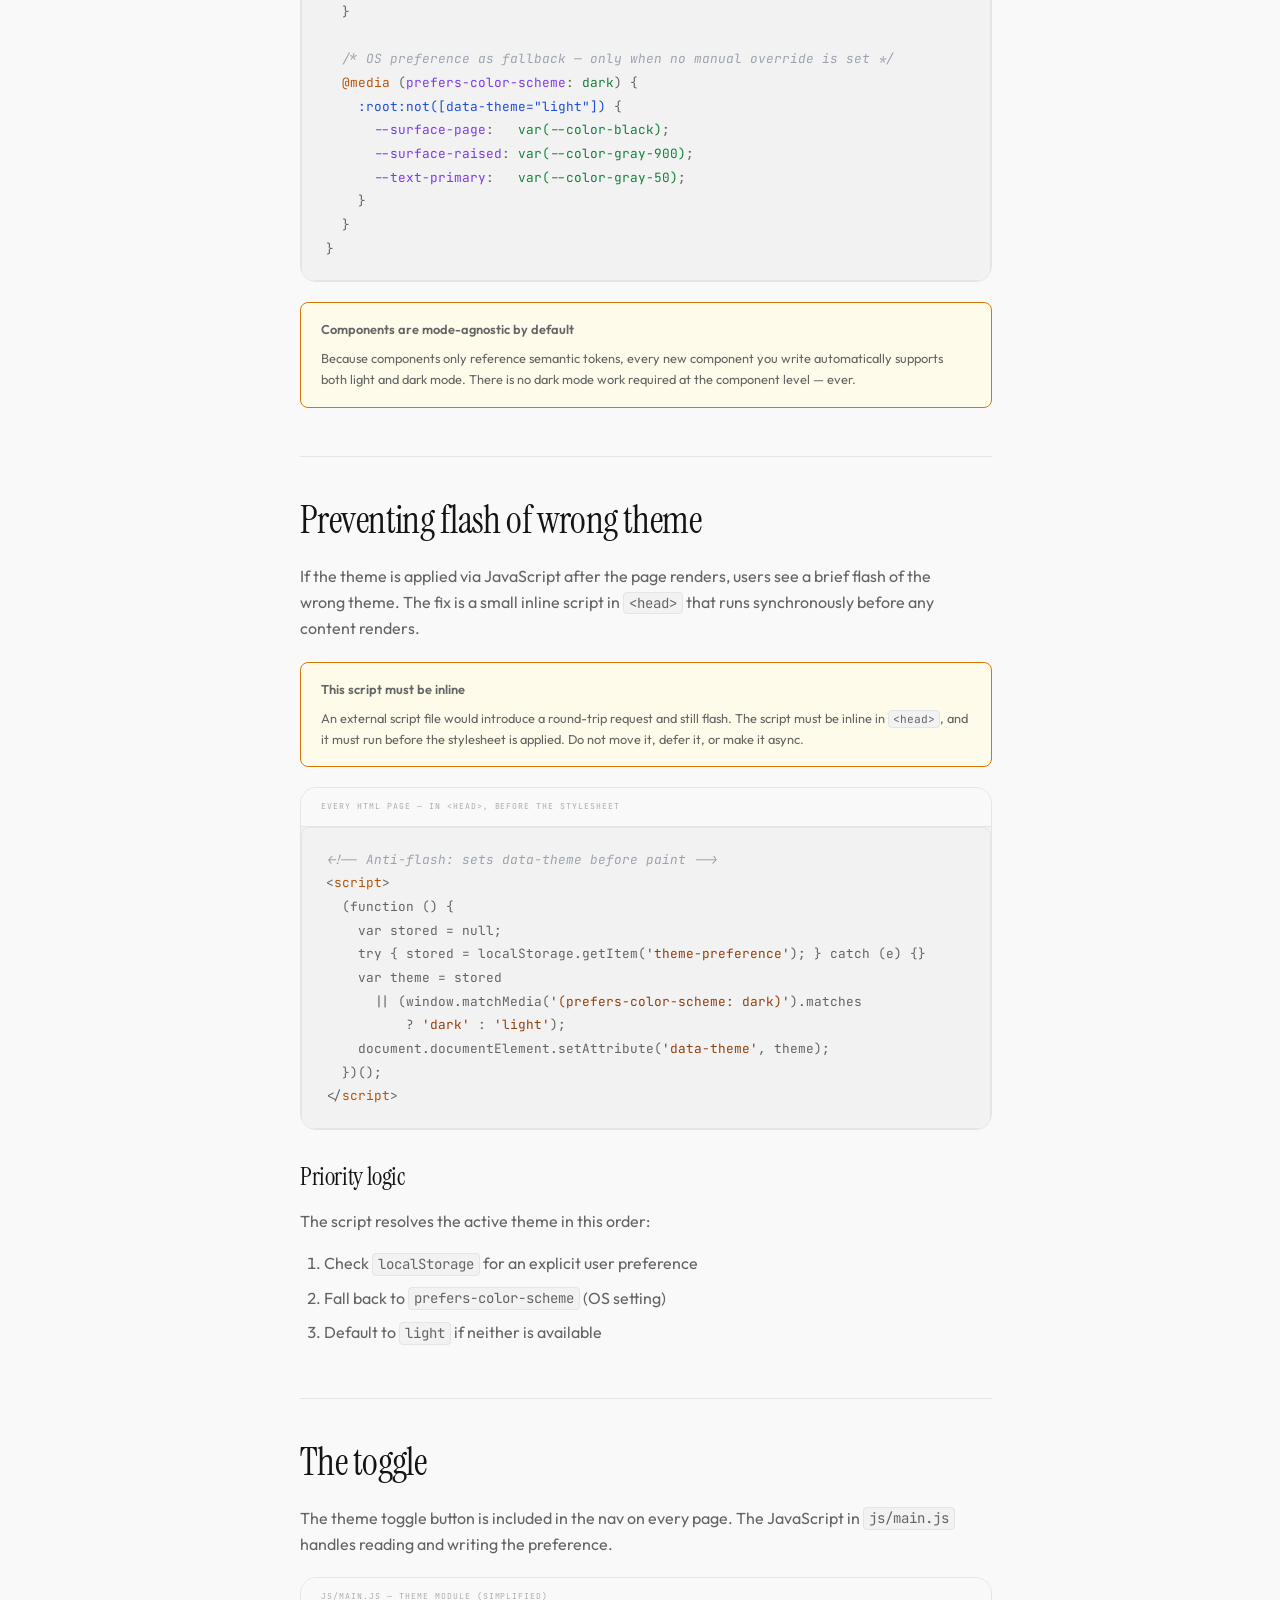
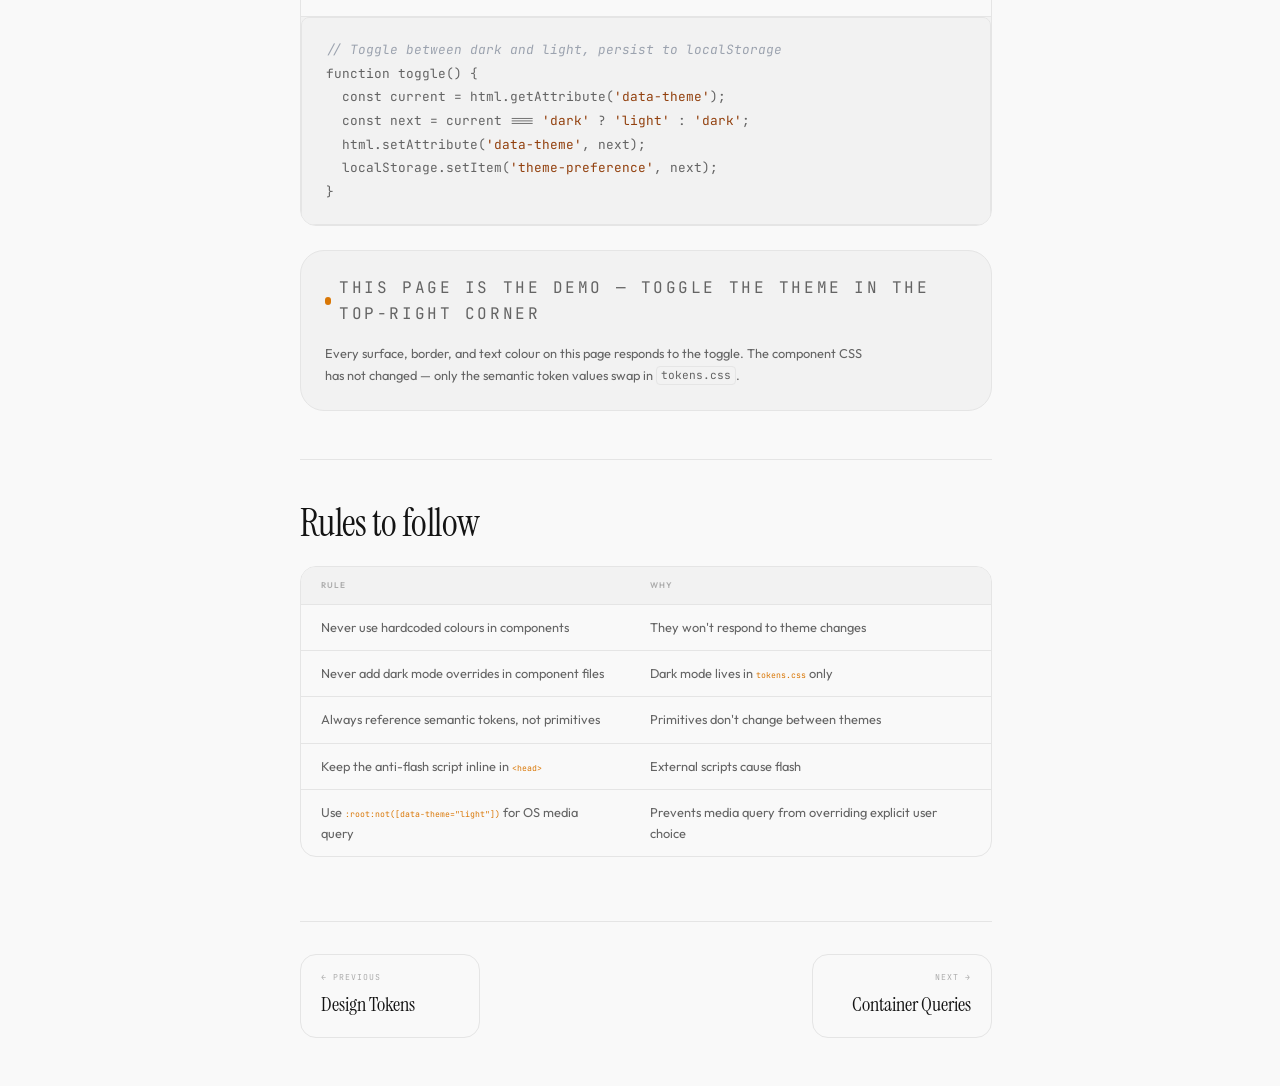
<file: dark-mode.html>
<!DOCTYPE html>
<html lang="en">
<head>
  <meta charset="UTF-8">
  <meta name="viewport" content="width=device-width, initial-scale=1.0">
  <title>Dark Mode — Modern Web Starter Docs</title>
  <meta name="description" content="Dark mode as a semantic token concern: the right approach, the anti-flash pattern, and OS preference detection.">
  <meta property="og:type" content="website">
  <meta property="og:site_name" content="Modern Web Starter Docs">
  <meta property="og:title" content="Dark Mode — Modern Web Starter Docs">
  <meta property="og:description" content="Dark mode as a semantic token concern: the right approach, the anti-flash pattern, and OS preference detection.">
  <meta name="twitter:card" content="summary">
  <meta name="twitter:title" content="Dark Mode — Modern Web Starter Docs">
  <meta name="twitter:description" content="Dark mode as a semantic token concern: the right approach, the anti-flash pattern, and OS preference detection.">
  <meta property="og:image" content="https://docs.modern-web-starter.com/images/docs-modern-starter-OG-image.png">

  <script>(function(){var s=null;try{s=localStorage.getItem('theme-preference');}catch(e){}document.documentElement.setAttribute('data-theme',s||(window.matchMedia('(prefers-color-scheme: dark)').matches?'dark':'light'));})();</script>
  <link rel="preconnect" href="https://fonts.googleapis.com">
  <link rel="preconnect" href="https://fonts.gstatic.com" crossorigin>
  <link href="https://fonts.googleapis.com/css2?family=Instrument+Serif:ital@0;1&family=Outfit:wght@300;400;500;600;700&family=JetBrains+Mono:wght@400;500&display=swap" rel="stylesheet">
  <link rel="stylesheet" href="css/main.css">
  <link rel="stylesheet" href="css/docs.css">
</head>
<body>
<a class="skip-link" href="#main">Skip to content</a>

<div class="docs-shell">

  <aside class="docs-sidebar" aria-label="Documentation navigation">
    <a href="index.html" class="docs-sidebar__logo">
      <span class="docs-sidebar__logo-name">Modern Web Starter</span>
      <span class="docs-sidebar__logo-tag">Docs</span>
    </a>
    <span class="docs-sidebar__section">Getting started</span>
    <a href="index.html" class="docs-sidebar__link"><span class="docs-sidebar__link-icon">◈</span> Overview</a>
    <a href="index.html#quick-start" class="docs-sidebar__link"><span class="docs-sidebar__link-icon">→</span> Quick start</a>
    <a href="index.html#file-structure" class="docs-sidebar__link"><span class="docs-sidebar__link-icon">◻</span> File structure</a>
    <span class="docs-sidebar__section">Core concepts</span>
    <a href="layers.html" class="docs-sidebar__link"><span class="docs-sidebar__link-icon">⊞</span> Cascade Layers</a>
    <a href="tokens.html" class="docs-sidebar__link"><span class="docs-sidebar__link-icon">◎</span> Design Tokens</a>
    <a href="dark-mode.html" class="docs-sidebar__link"><span class="docs-sidebar__link-icon">◑</span> Dark Mode</a>
    <a href="container-queries.html" class="docs-sidebar__link"><span class="docs-sidebar__link-icon">⊡</span> Container Queries</a>
    <span class="docs-sidebar__section">Reference</span>
    <a href="tokens.html#token-reference" class="docs-sidebar__link"><span class="docs-sidebar__link-icon">≡</span> Token reference</a>
    <a href="layers.html#layer-reference" class="docs-sidebar__link"><span class="docs-sidebar__link-icon">≡</span> Layer reference</a>
    <div class="docs-sidebar__spacer"></div>
    <div class="docs-sidebar__footer">Built with the architecture it documents.</div>
  </aside>

  <header class="docs-topbar">
    <div class="docs-topbar__breadcrumb">
      <span>Starter</span>
      <span class="docs-topbar__breadcrumb-sep">›</span>
      <span>Core concepts</span>
      <span class="docs-topbar__breadcrumb-sep">›</span>
      <span class="docs-topbar__breadcrumb-current">Dark Mode</span>
    </div>
    <div class="docs-topbar__actions">
      <a href="https://github.com/pdkaizer/modern-web-starter" class="btn btn--ghost btn--sm" rel="noopener">GitHub ↗</a>
      <button class="theme-toggle" aria-label="Switch theme">
        <svg class="theme-toggle__sun" viewBox="0 0 20 20" fill="none" aria-hidden="true"><circle cx="10" cy="10" r="4" stroke="currentColor" stroke-width="1.5"/><path d="M10 2v2M10 16v2M2 10h2M16 10h2M4.22 4.22l1.42 1.42M14.36 14.36l1.42 1.42M4.22 15.78l1.42-1.42M14.36 5.64l1.42-1.42" stroke="currentColor" stroke-width="1.5" stroke-linecap="round"/></svg>
        <svg class="theme-toggle__moon" viewBox="0 0 20 20" fill="none" aria-hidden="true"><path d="M17.5 11.5A7.5 7.5 0 0 1 8.5 2.5a7.5 7.5 0 1 0 9 9z" stroke="currentColor" stroke-width="1.5" stroke-linejoin="round"/></svg>
      </button>
    </div>
  </header>

  <main class="docs-content" id="main">
    <div class="docs-two-col">

      <article class="docs-article">

        <div class="docs-page-header">
          <p class="docs-page-label">Core concept 03</p>
          <h1>Dark Mode Done Right</h1>
          <p class="lead">Dark mode is a token concern, not a component concern. Centralise theme overrides in one place — every component updates automatically, including ones you haven't written yet.</p>
        </div>

        <div class="docs-section" id="the-wrong-way">
          <h2>The wrong way</h2>
          <p>The most common dark mode implementation scatters overrides across every component file. Each new component requires its own <code>[data-theme="dark"]</code> block. The theming concern is distributed everywhere.</p>

          <div class="docs-compare">
            <div class="docs-compare__panel">
              <div class="docs-compare__head docs-compare__head--bad">✗ Dark mode in the component</div>
              <div class="docs-compare__body"><span class="t-sel">.card</span> {
  <span class="t-prop">background</span>: <span class="t-val">white</span>;
  <span class="t-prop">color</span>: <span class="t-val">#0d0d0d</span>;
  <span class="t-prop">border</span>: <span class="t-val">1px solid #e5e5e5</span>;
}

<span class="t-sel">[data-theme="dark"] .card</span> {
  <span class="t-prop">background</span>: <span class="t-val">#1c1c1c</span>;
  <span class="t-prop">color</span>: <span class="t-val">#f9f9f9</span>;
  <span class="t-prop">border-color</span>: <span class="t-val">#2a2a2a</span>;
}

<span class="t-cmt">/* Every component needs the same... */</span>
<span class="t-sel">[data-theme="dark"] .btn</span> { ... }
<span class="t-sel">[data-theme="dark"] .input</span> { ... }</div>
            </div>
            <div class="docs-compare__panel">
              <div class="docs-compare__head docs-compare__head--good">✓ Dark mode in the token layer</div>
              <div class="docs-compare__body"><span class="t-at">@layer</span> <span class="t-sel">tokens</span> {
  <span class="t-sel">[data-theme="dark"]</span> {
    <span class="t-prop">--surface-raised</span>: <span class="t-val">var(--color-gray-900)</span>;
    <span class="t-prop">--text-primary</span>:   <span class="t-val">var(--color-gray-50)</span>;
    <span class="t-prop">--border-subtle</span>:  <span class="t-val">#2a2a2a</span>;
  }
}

<span class="t-at">@layer</span> <span class="t-sel">components</span> {
  <span class="t-sel">.card</span> {
    <span class="t-prop">background</span>: <span class="t-val">var(--surface-raised)</span>;
    <span class="t-prop">color</span>:       <span class="t-val">var(--text-primary)</span>;
    <span class="t-prop">border</span>:      <span class="t-val">1px solid var(--border-subtle)</span>;
    <span class="t-cmt">/* No dark mode override needed */</span>
  }
}</div>
            </div>
          </div>
        </div>

        <div class="docs-section" id="how-it-works">
          <h2>How it works</h2>
          <p>The entire dark mode implementation lives in <code>css/tokens.css</code>, inside <code>@layer tokens</code>. When the <code>data-theme="dark"</code> attribute is set on <code>&lt;html&gt;</code>, the semantic token values change. Every component that references those tokens updates automatically.</p>

          <div class="docs-code">
            <div class="docs-code__label">css/tokens.css (simplified)</div>
            <pre><span class="t-at">@layer</span> <span class="t-sel">tokens</span> {

  <span class="t-cmt">/* Tier 2 — Light (default) */</span>
  <span class="t-sel">:root</span>, <span class="t-sel">[data-theme="light"]</span> {
    <span class="t-prop">--surface-page</span>:   <span class="t-val">var(--color-gray-50)</span>;
    <span class="t-prop">--surface-raised</span>: <span class="t-val">var(--color-white)</span>;
    <span class="t-prop">--text-primary</span>:   <span class="t-val">var(--color-gray-950)</span>;
    <span class="t-prop">--accent-default</span>: <span class="t-val">var(--color-amber-500)</span>;
  }

  <span class="t-cmt">/* Tier 2 — Dark overrides */</span>
  <span class="t-sel">[data-theme="dark"]</span> {
    <span class="t-prop">--surface-page</span>:   <span class="t-val">var(--color-black)</span>;
    <span class="t-prop">--surface-raised</span>: <span class="t-val">var(--color-gray-900)</span>;
    <span class="t-prop">--text-primary</span>:   <span class="t-val">var(--color-gray-50)</span>;
    <span class="t-prop">--accent-default</span>: <span class="t-val">var(--color-amber-400)</span>;
  }

  <span class="t-cmt">/* OS preference as fallback — only when no manual override is set */</span>
  <span class="t-at">@media</span> (<span class="t-prop">prefers-color-scheme</span>: <span class="t-val">dark</span>) {
    <span class="t-sel">:root:not([data-theme="light"])</span> {
      <span class="t-prop">--surface-page</span>:   <span class="t-val">var(--color-black)</span>;
      <span class="t-prop">--surface-raised</span>: <span class="t-val">var(--color-gray-900)</span>;
      <span class="t-prop">--text-primary</span>:   <span class="t-val">var(--color-gray-50)</span>;
    }
  }
}</pre>
          </div>

          <div class="docs-note docs-note--accent">
            <p class="docs-note__title">Components are mode-agnostic by default</p>
            <p>Because components only reference semantic tokens, every new component you write automatically supports both light and dark mode. There is no dark mode work required at the component level — ever.</p>
          </div>
        </div>

        <div class="docs-section" id="anti-flash">
          <h2>Preventing flash of wrong theme</h2>
          <p>If the theme is applied via JavaScript after the page renders, users see a brief flash of the wrong theme. The fix is a small inline script in <code>&lt;head&gt;</code> that runs synchronously before any content renders.</p>

          <div class="docs-note docs-note--warn">
            <p class="docs-note__title">This script must be inline</p>
            <p>An external script file would introduce a round-trip request and still flash. The script must be inline in <code>&lt;head&gt;</code>, and it must run before the stylesheet is applied. Do not move it, defer it, or make it async.</p>
          </div>

          <div class="docs-code">
            <div class="docs-code__label">Every HTML page — in &lt;head&gt;, before the stylesheet</div>
            <pre><span class="t-cmt">&lt;!-- Anti-flash: sets data-theme before paint --&gt;</span>
&lt;<span class="t-at">script</span>&gt;
  (function () {
    var stored = null;
    try { stored = localStorage.getItem(<span class="t-str">'theme-preference'</span>); } catch (e) {}
    var theme = stored
      || (window.matchMedia(<span class="t-str">'(prefers-color-scheme: dark)'</span>).matches
          ? <span class="t-str">'dark'</span> : <span class="t-str">'light'</span>);
    document.documentElement.setAttribute(<span class="t-str">'data-theme'</span>, theme);
  })();
&lt;/<span class="t-at">script</span>&gt;</pre>
          </div>

          <h3>Priority logic</h3>
          <p>The script resolves the active theme in this order:</p>
          <ol class="docs-list">
            <li>Check <code>localStorage</code> for an explicit user preference</li>
            <li>Fall back to <code>prefers-color-scheme</code> (OS setting)</li>
            <li>Default to <code>light</code> if neither is available</li>
          </ol>
        </div>

        <div class="docs-section" id="the-toggle">
          <h2>The toggle</h2>
          <p>The theme toggle button is included in the nav on every page. The JavaScript in <code>js/main.js</code> handles reading and writing the preference.</p>

          <div class="docs-code">
            <div class="docs-code__label">js/main.js — Theme module (simplified)</div>
            <pre><span class="t-cmt">// Toggle between dark and light, persist to localStorage</span>
function toggle() {
  const current = html.getAttribute(<span class="t-str">'data-theme'</span>);
  const next = current === <span class="t-str">'dark'</span> ? <span class="t-str">'light'</span> : <span class="t-str">'dark'</span>;
  html.setAttribute(<span class="t-str">'data-theme'</span>, next);
  localStorage.setItem(<span class="t-str">'theme-preference'</span>, next);
}</pre>
          </div>

          <div class="docs-demo">
            <p class="docs-demo__label">This page is the demo — toggle the theme in the top-right corner</p>
            <p style="font-size:var(--size-xs);color:var(--text-secondary);margin:0">Every surface, border, and text colour on this page responds to the toggle. The component CSS has not changed — only the semantic token values swap in <code>tokens.css</code>.</p>
          </div>
        </div>

        <div class="docs-section" id="rules">
          <h2>Rules to follow</h2>

          <div class="docs-token-table">
            <table>
              <thead><tr><th>Rule</th><th>Why</th></tr></thead>
              <tbody>
                <tr>
                  <td>Never use hardcoded colours in components</td>
                  <td>They won't respond to theme changes</td>
                </tr>
                <tr>
                  <td>Never add dark mode overrides in component files</td>
                  <td>Dark mode lives in <code>tokens.css</code> only</td>
                </tr>
                <tr>
                  <td>Always reference semantic tokens, not primitives</td>
                  <td>Primitives don't change between themes</td>
                </tr>
                <tr>
                  <td>Keep the anti-flash script inline in <code>&lt;head&gt;</code></td>
                  <td>External scripts cause flash</td>
                </tr>
                <tr>
                  <td>Use <code>:root:not([data-theme="light"])</code> for OS media query</td>
                  <td>Prevents media query from overriding explicit user choice</td>
                </tr>
              </tbody>
            </table>
          </div>
        </div>

        <div class="docs-pagination">
          <a href="tokens.html" class="docs-pagination__link">
            <span class="docs-pagination__dir">← Previous</span>
            <span class="docs-pagination__title">Design Tokens</span>
          </a>
          <a href="container-queries.html" class="docs-pagination__link docs-pagination__link--next">
            <span class="docs-pagination__dir">Next →</span>
            <span class="docs-pagination__title">Container Queries</span>
          </a>
        </div>

      </article>

      <nav class="docs-on-this-page" aria-label="On this page">
        <p class="docs-on-this-page__title">On this page</p>
        <a href="#the-wrong-way" class="docs-on-this-page__link">The wrong way</a>
        <a href="#how-it-works"  class="docs-on-this-page__link">How it works</a>
        <a href="#anti-flash"    class="docs-on-this-page__link">Preventing flash</a>
        <a href="#the-toggle"    class="docs-on-this-page__link">The toggle</a>
        <a href="#rules"         class="docs-on-this-page__link">Rules to follow</a>
      </nav>

    </div>
  </main>

</div>

<script type="module" src="js/docs.js"></script>
</body>
</html>
</file>
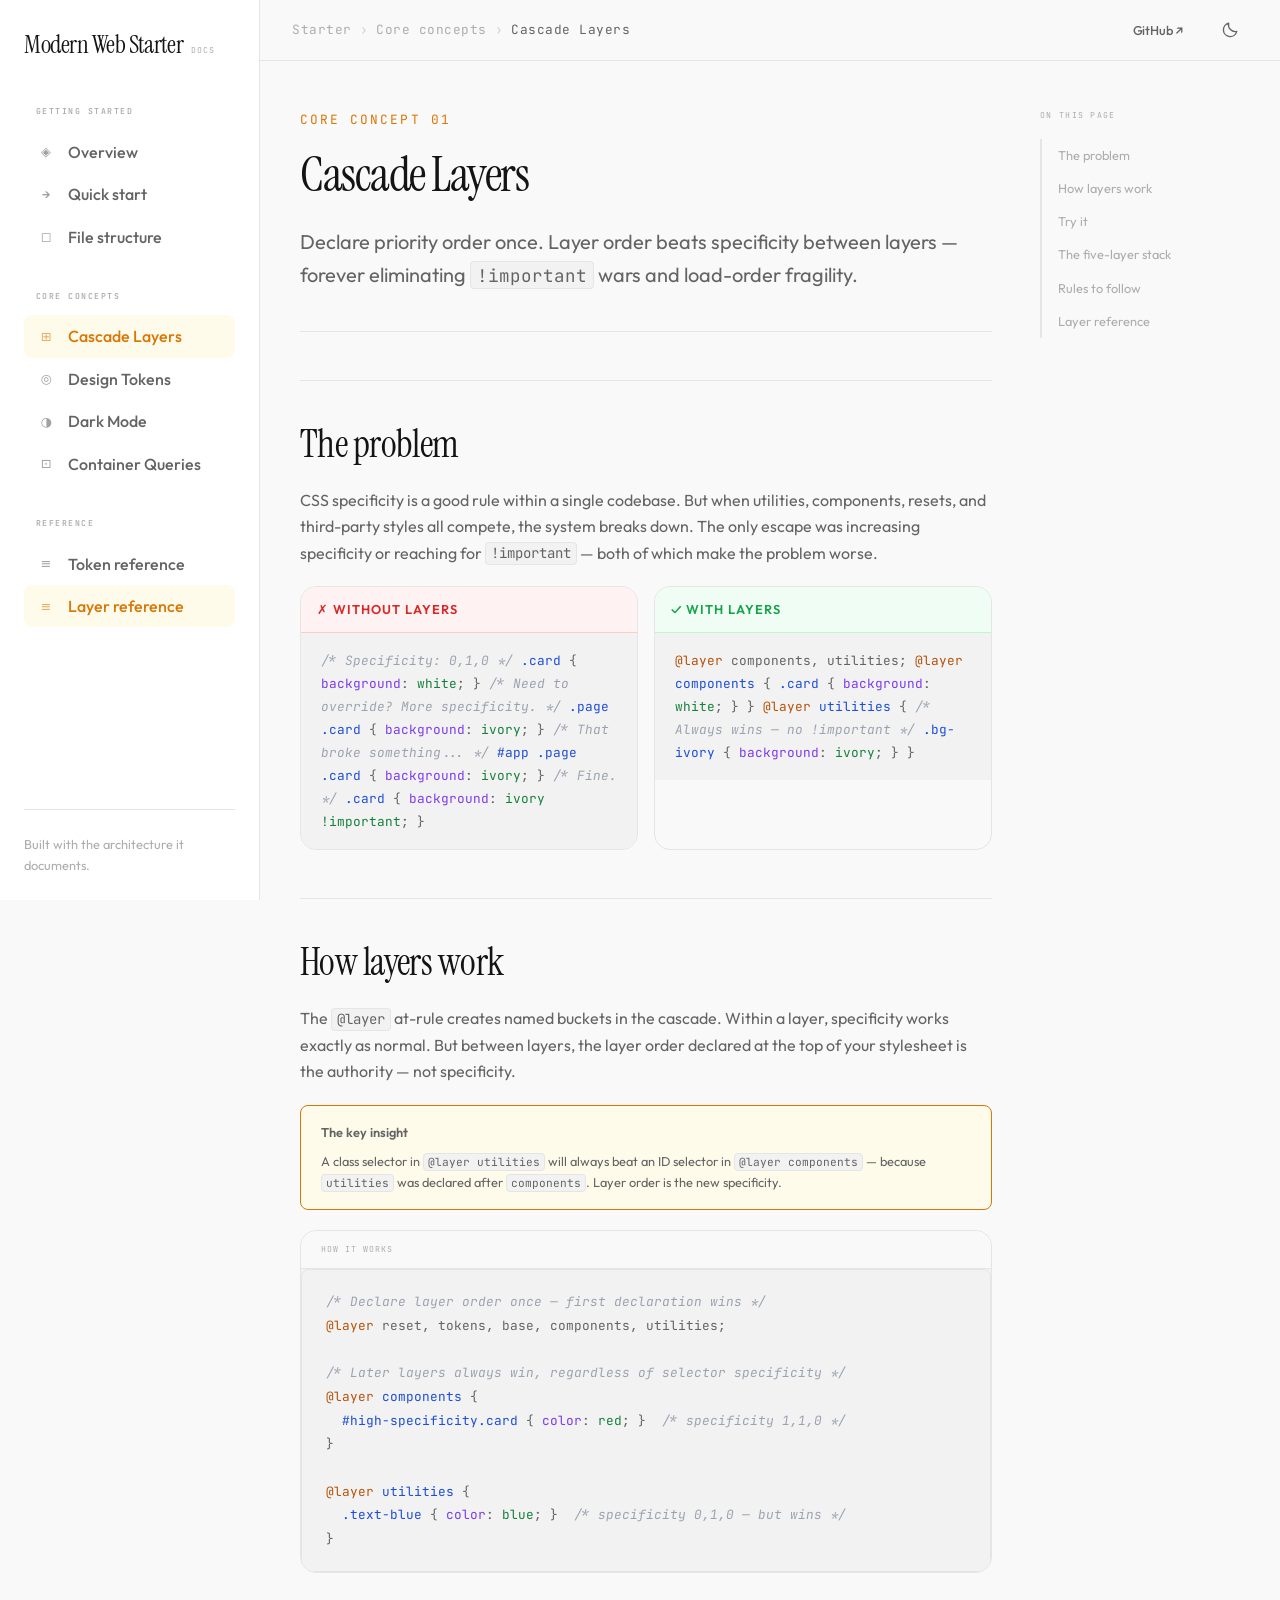
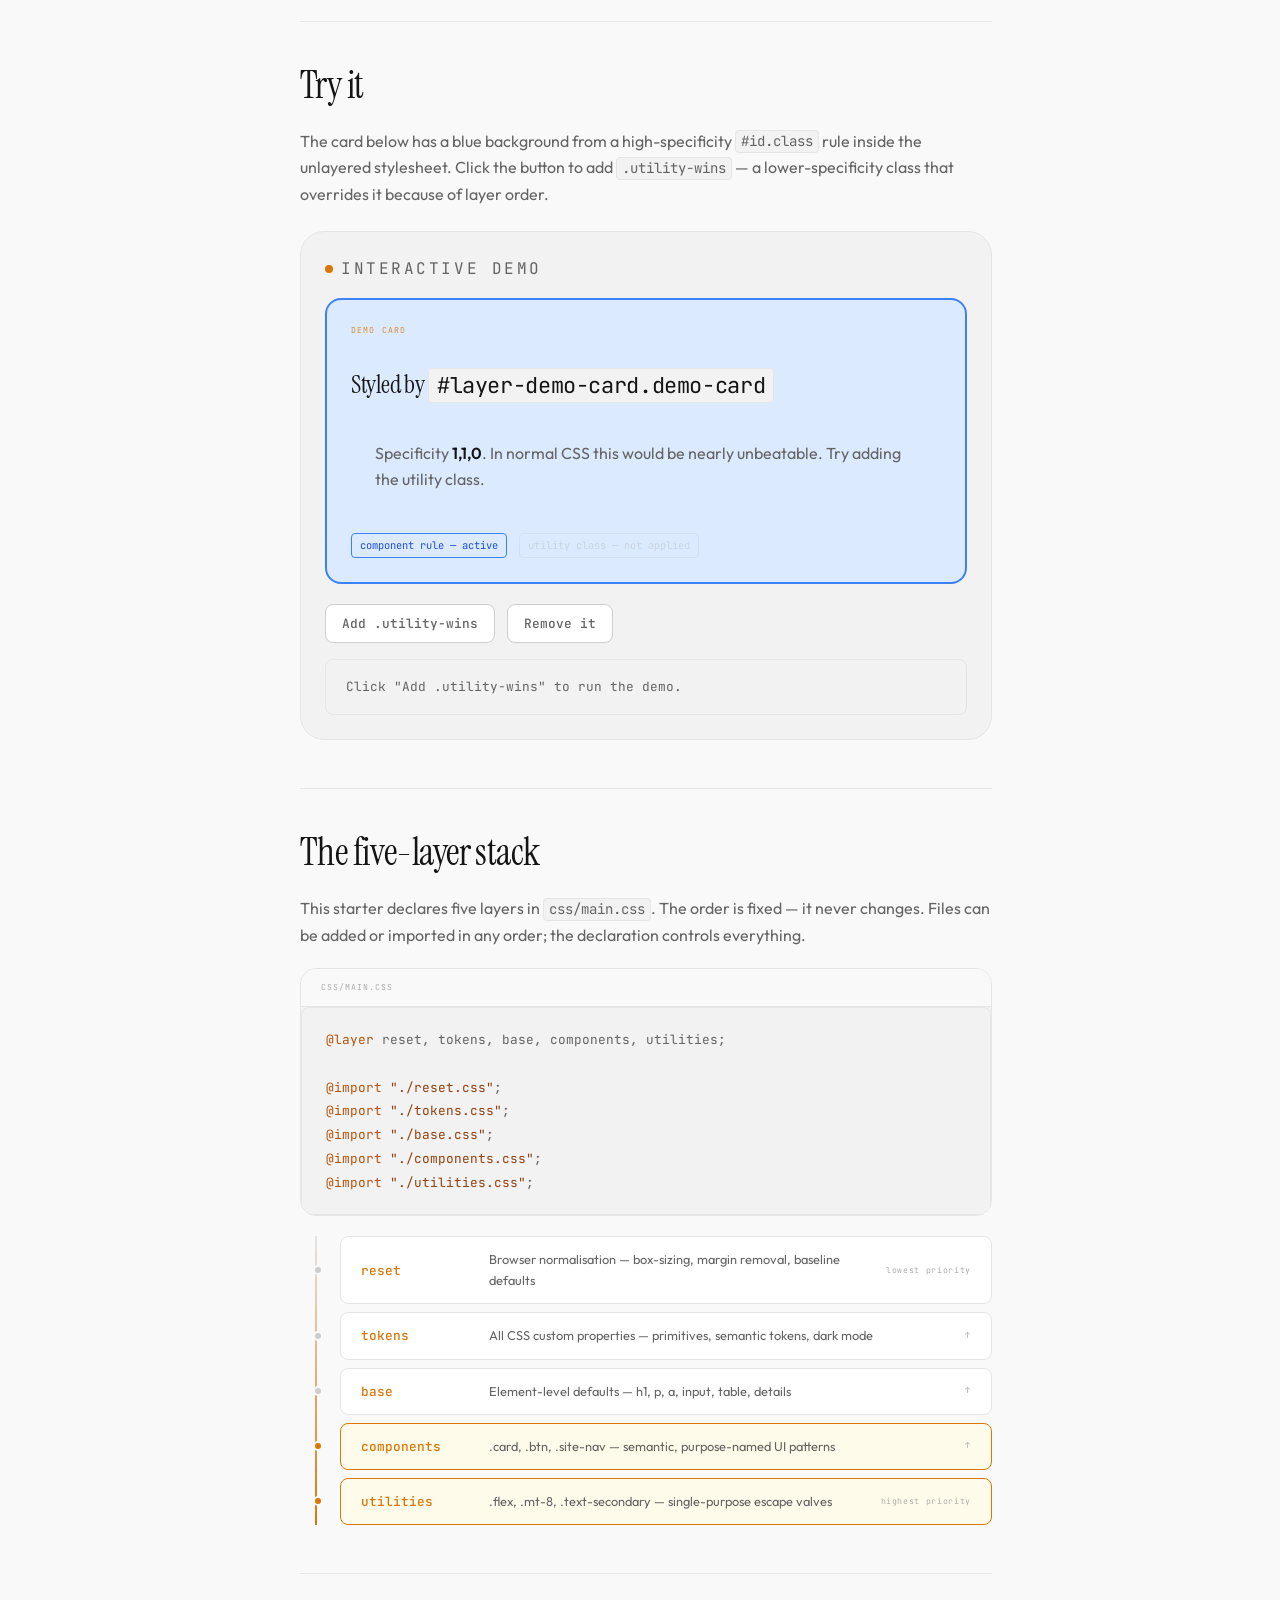
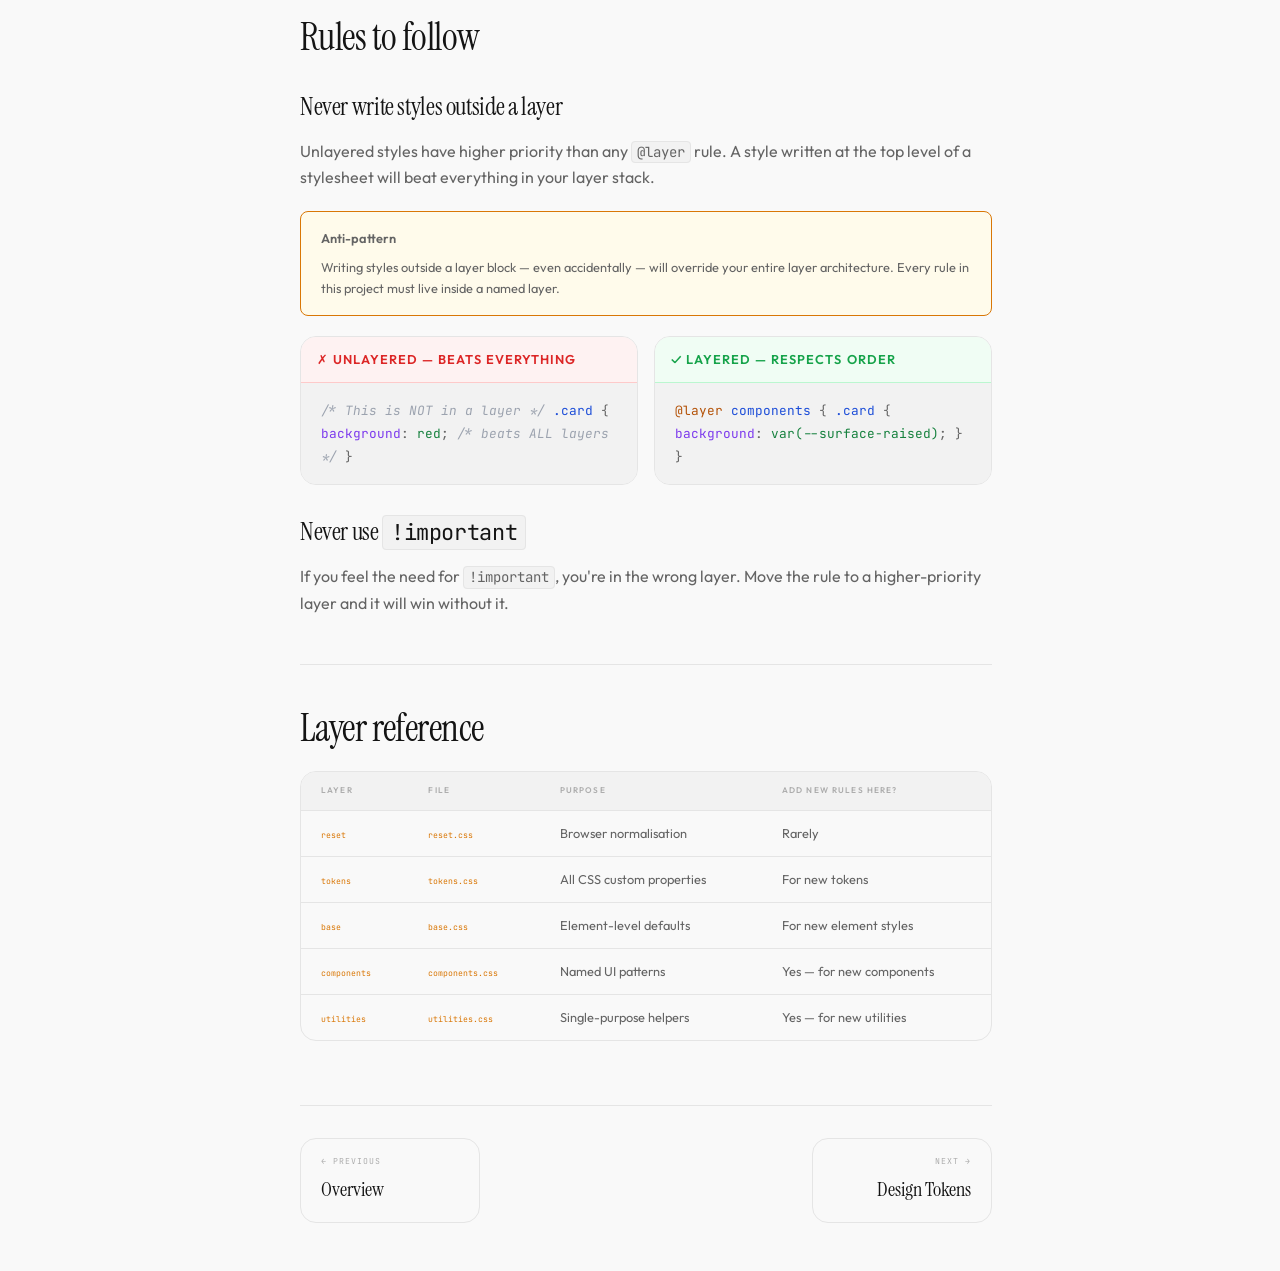
<file: layers.html>
<!DOCTYPE html>
<html lang="en">
<head>
  <meta charset="UTF-8">
  <meta name="viewport" content="width=device-width, initial-scale=1.0">
  <title>Cascade Layers — Modern Web Starter Docs</title>
  <meta name="description" content="How CSS Cascade Layers work, the five-layer stack, and an interactive demo showing layer order beating specificity.">
  <meta property="og:type" content="website">
  <meta property="og:site_name" content="Modern Web Starter Docs">
  <meta property="og:title" content="Cascade Layers — Modern Web Starter Docs">
  <meta property="og:description" content="How CSS Cascade Layers work, the five-layer stack, and an interactive demo showing layer order beating specificity.">
  <meta name="twitter:card" content="summary">
  <meta name="twitter:title" content="Cascade Layers — Modern Web Starter Docs">
  <meta name="twitter:description" content="How CSS Cascade Layers work, the five-layer stack, and an interactive demo showing layer order beating specificity.">
  <meta property="og:image" content="https://docs.modern-web-starter.com/images/docs-modern-starter-OG-image.png">

  <script>(function(){var s=null;try{s=localStorage.getItem('theme-preference');}catch(e){}document.documentElement.setAttribute('data-theme',s||(window.matchMedia('(prefers-color-scheme: dark)').matches?'dark':'light'));})();</script>
  <link rel="preconnect" href="https://fonts.googleapis.com">
  <link rel="preconnect" href="https://fonts.gstatic.com" crossorigin>
  <link href="https://fonts.googleapis.com/css2?family=Instrument+Serif:ital@0;1&family=Outfit:wght@300;400;500;600;700&family=JetBrains+Mono:wght@400;500&display=swap" rel="stylesheet">
  <link rel="stylesheet" href="css/main.css">
  <link rel="stylesheet" href="css/docs.css">
  <style>
    /* Layer demo interactive card — inside @layer components already via docs.css */
    .demo-card {
      background: var(--surface-raised);
      border: 2px solid var(--border-subtle);
      border-radius: var(--radius-lg);
      padding: var(--space-6);
      transition: background 0.3s ease, border-color 0.3s ease;
    }

    /* High-specificity rule — ID + class, lives here in an unlabelled block
       to demonstrate the point: even without @layer this selector is strong */
    #layer-demo-card.demo-card {
      background: #dbeafe;
      border-color: #3b82f6;
    }

    [data-theme="dark"] #layer-demo-card.demo-card {
      background: rgb(59 130 246 / 0.15);
      border-color: #60a5fa;
    }

    /* Applied by the demo button — in @layer utilities it would win,
       but here we show it WITHOUT layers first, then explain the solution */
    #layer-demo-card.demo-card.utility-wins {
      background: var(--accent-subtle);
      border-color: var(--accent-default);
    }

    .layer-demo-tag {
      display: inline-block;
      font-family: var(--font-mono);
      font-size: 0.65rem;
      padding: 0.2rem 0.5rem;
      border-radius: var(--radius-sm);
      border: 1px solid var(--border-default);
      color: var(--text-tertiary);
      opacity: 0.35;
      transition: all 0.2s ease;
    }

    .layer-demo-tag.is-components {
      opacity: 1;
      border-color: #3b82f6;
      color: #1d4ed8;
      background: #dbeafe;
    }

    [data-theme="dark"] .layer-demo-tag.is-components {
      color: #93c5fd;
      background: rgb(59 130 246 / 0.1);
      border-color: rgb(59 130 246 / 0.4);
    }

    .layer-demo-tag.is-utilities {
      opacity: 1;
      border-color: var(--accent-default);
      color: var(--accent-text, var(--accent-default));
      background: var(--accent-subtle);
    }

    .layer-result {
      margin-top: var(--space-4);
      padding: var(--space-4) var(--space-5);
      border-radius: var(--radius-md);
      border: 1px solid var(--border-subtle);
      background: var(--surface-sunken);
      font-family: var(--font-mono);
      font-size: var(--size-xs);
      line-height: 1.7;
      color: var(--text-secondary);
      white-space: pre-line;
      transition: all 0.25s ease;
    }

    .layer-result.is-win {
      border-color: var(--accent-default);
      background: var(--accent-subtle);
      color: var(--text-primary);
    }

    .demo-btn-row {
      display: flex;
      gap: var(--space-3);
      flex-wrap: wrap;
      align-items: center;
      margin-top: var(--space-5);
    }

    .demo-action-btn {
      padding: var(--space-2) var(--space-4);
      border-radius: var(--radius-md);
      font-family: var(--font-mono);
      font-size: var(--size-xs);
      font-weight: 500;
      border: 1px solid var(--border-default);
      color: var(--text-secondary);
      background: var(--surface-raised);
      cursor: pointer;
      transition: all 0.15s ease;
    }

    .demo-action-btn:hover { border-color: var(--accent-default); color: var(--text-primary); }
    .demo-action-btn.is-active {
      border-color: var(--accent-default);
      color: var(--accent-text, var(--accent-default));
      background: var(--accent-subtle);
    }
  </style>
</head>
<body>
<a class="skip-link" href="#main">Skip to content</a>

<div class="docs-shell">

  <!-- Sidebar -->
  <aside class="docs-sidebar" aria-label="Documentation navigation">
    <a href="index.html" class="docs-sidebar__logo">
      <span class="docs-sidebar__logo-name">Modern Web Starter</span>
      <span class="docs-sidebar__logo-tag">Docs</span>
    </a>
    <span class="docs-sidebar__section">Getting started</span>
    <a href="index.html" class="docs-sidebar__link"><span class="docs-sidebar__link-icon">◈</span> Overview</a>
    <a href="index.html#quick-start" class="docs-sidebar__link"><span class="docs-sidebar__link-icon">→</span> Quick start</a>
    <a href="index.html#file-structure" class="docs-sidebar__link"><span class="docs-sidebar__link-icon">◻</span> File structure</a>
    <span class="docs-sidebar__section">Core concepts</span>
    <a href="layers.html" class="docs-sidebar__link"><span class="docs-sidebar__link-icon">⊞</span> Cascade Layers</a>
    <a href="tokens.html" class="docs-sidebar__link"><span class="docs-sidebar__link-icon">◎</span> Design Tokens</a>
    <a href="dark-mode.html" class="docs-sidebar__link"><span class="docs-sidebar__link-icon">◑</span> Dark Mode</a>
    <a href="container-queries.html" class="docs-sidebar__link"><span class="docs-sidebar__link-icon">⊡</span> Container Queries</a>
    <span class="docs-sidebar__section">Reference</span>
    <a href="tokens.html#token-reference" class="docs-sidebar__link"><span class="docs-sidebar__link-icon">≡</span> Token reference</a>
    <a href="layers.html#layer-reference" class="docs-sidebar__link"><span class="docs-sidebar__link-icon">≡</span> Layer reference</a>
    <div class="docs-sidebar__spacer"></div>
    <div class="docs-sidebar__footer">Built with the architecture it documents.</div>
  </aside>

  <!-- Topbar -->
  <header class="docs-topbar">
    <div class="docs-topbar__breadcrumb">
      <span>Starter</span>
      <span class="docs-topbar__breadcrumb-sep">›</span>
      <span>Core concepts</span>
      <span class="docs-topbar__breadcrumb-sep">›</span>
      <span class="docs-topbar__breadcrumb-current">Cascade Layers</span>
    </div>
    <div class="docs-topbar__actions">
      <a href="https://github.com/pdkaizer/modern-web-starter" class="btn btn--ghost btn--sm" rel="noopener">GitHub ↗</a>
      <button class="theme-toggle" aria-label="Switch theme">
        <svg class="theme-toggle__sun" viewBox="0 0 20 20" fill="none" aria-hidden="true"><circle cx="10" cy="10" r="4" stroke="currentColor" stroke-width="1.5"/><path d="M10 2v2M10 16v2M2 10h2M16 10h2M4.22 4.22l1.42 1.42M14.36 14.36l1.42 1.42M4.22 15.78l1.42-1.42M14.36 5.64l1.42-1.42" stroke="currentColor" stroke-width="1.5" stroke-linecap="round"/></svg>
        <svg class="theme-toggle__moon" viewBox="0 0 20 20" fill="none" aria-hidden="true"><path d="M17.5 11.5A7.5 7.5 0 0 1 8.5 2.5a7.5 7.5 0 1 0 9 9z" stroke="currentColor" stroke-width="1.5" stroke-linejoin="round"/></svg>
      </button>
    </div>
  </header>

  <!-- Content -->
  <main class="docs-content" id="main">
    <div class="docs-two-col">

      <!-- Article -->
      <article class="docs-article">

        <div class="docs-page-header">
          <p class="docs-page-label">Core concept 01</p>
          <h1>Cascade Layers</h1>
          <p class="lead">Declare priority order once. Layer order beats specificity between layers — forever eliminating <code>!important</code> wars and load-order fragility.</p>
        </div>

        <!-- The problem -->
        <div class="docs-section" id="the-problem">
          <h2>The problem</h2>
          <p>CSS specificity is a good rule within a single codebase. But when utilities, components, resets, and third-party styles all compete, the system breaks down. The only escape was increasing specificity or reaching for <code>!important</code> — both of which make the problem worse.</p>

          <div class="docs-compare">
            <div class="docs-compare__panel">
              <div class="docs-compare__head docs-compare__head--bad">✗ Without layers</div>
              <div class="docs-compare__body"><span class="t-cmt">/* Specificity: 0,1,0 */</span>
<span class="t-sel">.card</span> { <span class="t-prop">background</span>: <span class="t-val">white</span>; }

<span class="t-cmt">/* Need to override? More specificity. */</span>
<span class="t-sel">.page .card</span> { <span class="t-prop">background</span>: <span class="t-val">ivory</span>; }

<span class="t-cmt">/* That broke something... */</span>
<span class="t-sel">#app .page .card</span> { <span class="t-prop">background</span>: <span class="t-val">ivory</span>; }

<span class="t-cmt">/* Fine. */</span>
<span class="t-sel">.card</span> { <span class="t-prop">background</span>: <span class="t-val">ivory !important</span>; }</div>
            </div>
            <div class="docs-compare__panel">
              <div class="docs-compare__head docs-compare__head--good">✓ With layers</div>
              <div class="docs-compare__body"><span class="t-at">@layer</span> components, utilities;

<span class="t-at">@layer</span> <span class="t-sel">components</span> {
  <span class="t-sel">.card</span> { <span class="t-prop">background</span>: <span class="t-val">white</span>; }
}

<span class="t-at">@layer</span> <span class="t-sel">utilities</span> {
  <span class="t-cmt">/* Always wins — no !important */</span>
  <span class="t-sel">.bg-ivory</span> { <span class="t-prop">background</span>: <span class="t-val">ivory</span>; }
}</div>
            </div>
          </div>
        </div>

        <!-- How layers work -->
        <div class="docs-section" id="how-layers-work">
          <h2>How layers work</h2>
          <p>The <code>@layer</code> at-rule creates named buckets in the cascade. Within a layer, specificity works exactly as normal. But between layers, the layer order declared at the top of your stylesheet is the authority — not specificity.</p>

          <div class="docs-note docs-note--accent">
            <p class="docs-note__title">The key insight</p>
            <p>A class selector in <code>@layer utilities</code> will always beat an ID selector in <code>@layer components</code> — because <code>utilities</code> was declared after <code>components</code>. Layer order is the new specificity.</p>
          </div>

          <div class="docs-code">
            <div class="docs-code__label">How it works</div>
            <pre><span class="t-cmt">/* Declare layer order once — first declaration wins */</span>
<span class="t-at">@layer</span> reset, tokens, base, components, utilities;

<span class="t-cmt">/* Later layers always win, regardless of selector specificity */</span>
<span class="t-at">@layer</span> <span class="t-sel">components</span> {
  <span class="t-sel">#high-specificity.card</span> { <span class="t-prop">color</span>: <span class="t-val">red</span>; }  <span class="t-cmt">/* specificity 1,1,0 */</span>
}

<span class="t-at">@layer</span> <span class="t-sel">utilities</span> {
  <span class="t-sel">.text-blue</span> { <span class="t-prop">color</span>: <span class="t-val">blue</span>; }  <span class="t-cmt">/* specificity 0,1,0 — but wins */</span>
}</pre>
          </div>
        </div>

        <!-- Interactive demo -->
        <div class="docs-section" id="interactive-demo">
          <h2>Try it</h2>
          <p>The card below has a blue background from a high-specificity <code>#id.class</code> rule inside the unlayered stylesheet. Click the button to add <code>.utility-wins</code> — a lower-specificity class that overrides it because of layer order.</p>

          <div class="docs-demo">
            <p class="docs-demo__label">Interactive demo</p>

            <div id="layer-demo-card" class="demo-card">
              <p class="docs-demo-eyebrow">Demo card</p>
              <h3 class="cq-card__title" style="margin-bottom:var(--space-3)">Styled by <code>#layer-demo-card.demo-card</code></h3>
              <p class="card__body">Specificity <strong>1,1,0</strong>. In normal CSS this would be nearly unbeatable. Try adding the utility class.</p>
              <div class="flex gap-3 flex-wrap mt-4">
                <span id="layer-tag-components" class="layer-demo-tag is-components">component rule — active</span>
                <span id="layer-tag-utilities"  class="layer-demo-tag">utility class — not applied</span>
              </div>
            </div>

            <div class="demo-btn-row">
              <button class="demo-action-btn" id="layer-btn-add">Add .utility-wins</button>
              <button class="demo-action-btn" id="layer-btn-remove">Remove it</button>
            </div>

            <div class="layer-result" id="layer-result">Click "Add .utility-wins" to run the demo.</div>
          </div>
        </div>

        <!-- The five-layer stack -->
        <div class="docs-section" id="the-stack">
          <h2>The five-layer stack</h2>
          <p>This starter declares five layers in <code>css/main.css</code>. The order is fixed — it never changes. Files can be added or imported in any order; the declaration controls everything.</p>

          <div class="docs-code">
            <div class="docs-code__label">css/main.css</div>
            <pre><span class="t-at">@layer</span> reset, tokens, base, components, utilities;

<span class="t-at">@import</span> <span class="t-str">"./reset.css"</span>;
<span class="t-at">@import</span> <span class="t-str">"./tokens.css"</span>;
<span class="t-at">@import</span> <span class="t-str">"./base.css"</span>;
<span class="t-at">@import</span> <span class="t-str">"./components.css"</span>;
<span class="t-at">@import</span> <span class="t-str">"./utilities.css"</span>;</pre>
          </div>

          <div class="layer-diagram">
            <div class="layer-row">
              <span class="layer-name">reset</span>
              <span class="layer-desc">Browser normalisation — box-sizing, margin removal, baseline defaults</span>
              <span class="layer-priority">lowest priority</span>
            </div>
            <div class="layer-row">
              <span class="layer-name">tokens</span>
              <span class="layer-desc">All CSS custom properties — primitives, semantic tokens, dark mode</span>
              <span class="layer-priority">↑</span>
            </div>
            <div class="layer-row">
              <span class="layer-name">base</span>
              <span class="layer-desc">Element-level defaults — h1, p, a, input, table, details</span>
              <span class="layer-priority">↑</span>
            </div>
            <div class="layer-row layer-row--hi">
              <span class="layer-name">components</span>
              <span class="layer-desc">.card, .btn, .site-nav — semantic, purpose-named UI patterns</span>
              <span class="layer-priority">↑</span>
            </div>
            <div class="layer-row layer-row--hi">
              <span class="layer-name">utilities</span>
              <span class="layer-desc">.flex, .mt-8, .text-secondary — single-purpose escape valves</span>
              <span class="layer-priority">highest priority</span>
            </div>
          </div>
        </div>

        <!-- Rules -->
        <div class="docs-section" id="rules">
          <h2>Rules to follow</h2>

          <h3>Never write styles outside a layer</h3>
          <p>Unlayered styles have higher priority than any <code>@layer</code> rule. A style written at the top level of a stylesheet will beat everything in your layer stack.</p>

          <div class="docs-note docs-note--warn">
            <p class="docs-note__title">Anti-pattern</p>
            <p>Writing styles outside a layer block — even accidentally — will override your entire layer architecture. Every rule in this project must live inside a named layer.</p>
          </div>

          <div class="docs-compare">
            <div class="docs-compare__panel">
              <div class="docs-compare__head docs-compare__head--bad">✗ Unlayered — beats everything</div>
              <div class="docs-compare__body"><span class="t-cmt">/* This is NOT in a layer */</span>
<span class="t-sel">.card</span> {
  <span class="t-prop">background</span>: <span class="t-val">red</span>; <span class="t-cmt">/* beats ALL layers */</span>
}</div>
            </div>
            <div class="docs-compare__panel">
              <div class="docs-compare__head docs-compare__head--good">✓ Layered — respects order</div>
              <div class="docs-compare__body"><span class="t-at">@layer</span> <span class="t-sel">components</span> {
  <span class="t-sel">.card</span> {
    <span class="t-prop">background</span>: <span class="t-val">var(--surface-raised)</span>;
  }
}</div>
            </div>
          </div>

          <h3>Never use <code>!important</code></h3>
          <p>If you feel the need for <code>!important</code>, you're in the wrong layer. Move the rule to a higher-priority layer and it will win without it.</p>
        </div>

        <!-- Layer reference -->
        <div class="docs-section" id="layer-reference">
          <h2>Layer reference</h2>

          <div class="docs-token-table">
            <table>
              <thead>
                <tr>
                  <th>Layer</th>
                  <th>File</th>
                  <th>Purpose</th>
                  <th>Add new rules here?</th>
                </tr>
              </thead>
              <tbody>
                <tr>
                  <td><code>reset</code></td>
                  <td><code>reset.css</code></td>
                  <td>Browser normalisation</td>
                  <td>Rarely</td>
                </tr>
                <tr>
                  <td><code>tokens</code></td>
                  <td><code>tokens.css</code></td>
                  <td>All CSS custom properties</td>
                  <td>For new tokens</td>
                </tr>
                <tr>
                  <td><code>base</code></td>
                  <td><code>base.css</code></td>
                  <td>Element-level defaults</td>
                  <td>For new element styles</td>
                </tr>
                <tr>
                  <td><code>components</code></td>
                  <td><code>components.css</code></td>
                  <td>Named UI patterns</td>
                  <td>Yes — for new components</td>
                </tr>
                <tr>
                  <td><code>utilities</code></td>
                  <td><code>utilities.css</code></td>
                  <td>Single-purpose helpers</td>
                  <td>Yes — for new utilities</td>
                </tr>
              </tbody>
            </table>
          </div>
        </div>

        <div class="docs-pagination">
          <a href="index.html" class="docs-pagination__link">
            <span class="docs-pagination__dir">← Previous</span>
            <span class="docs-pagination__title">Overview</span>
          </a>
          <a href="tokens.html" class="docs-pagination__link docs-pagination__link--next">
            <span class="docs-pagination__dir">Next →</span>
            <span class="docs-pagination__title">Design Tokens</span>
          </a>
        </div>

      </article>

      <!-- On this page -->
      <nav class="docs-on-this-page" aria-label="On this page">
        <p class="docs-on-this-page__title">On this page</p>
        <a href="#the-problem"       class="docs-on-this-page__link">The problem</a>
        <a href="#how-layers-work"   class="docs-on-this-page__link">How layers work</a>
        <a href="#interactive-demo"  class="docs-on-this-page__link">Try it</a>
        <a href="#the-stack"         class="docs-on-this-page__link">The five-layer stack</a>
        <a href="#rules"             class="docs-on-this-page__link">Rules to follow</a>
        <a href="#layer-reference"   class="docs-on-this-page__link">Layer reference</a>
      </nav>

    </div>
  </main>

</div>

<script type="module" src="js/docs.js"></script>
</body>
</html>
</file>
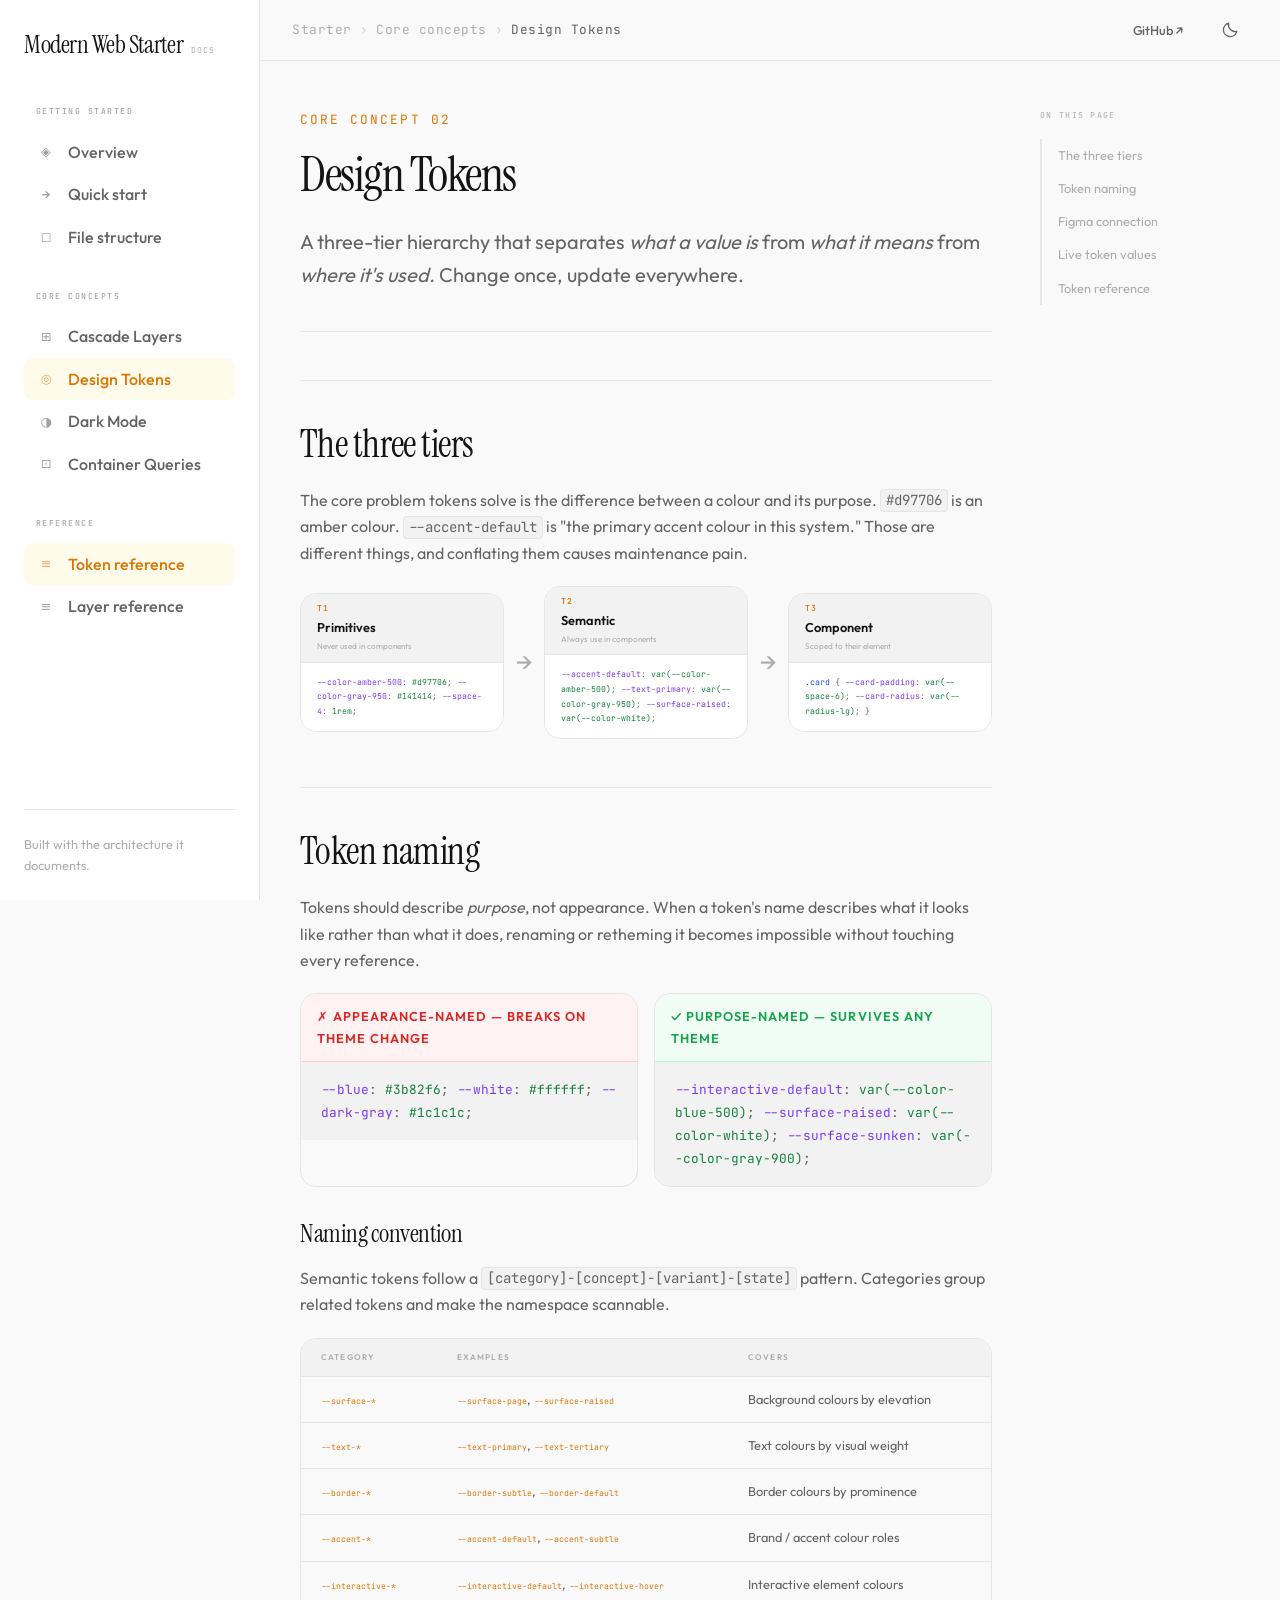
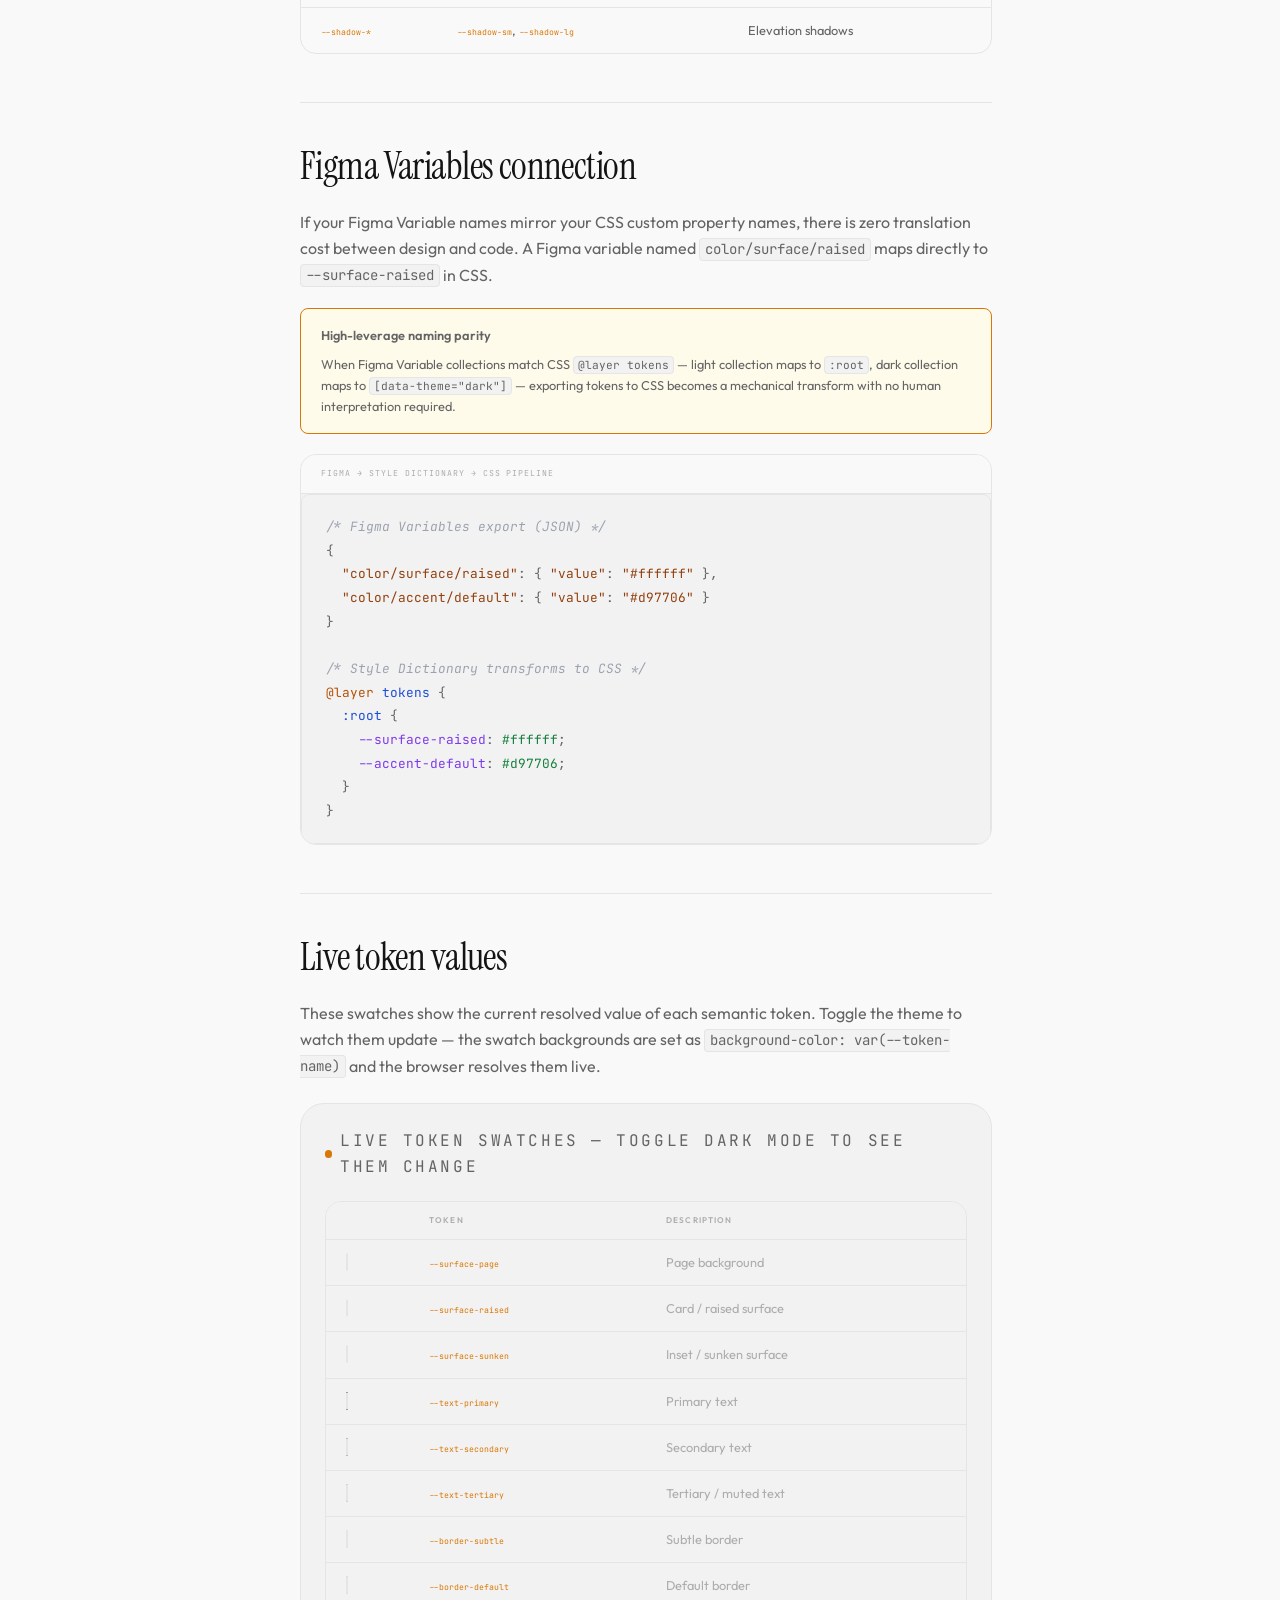
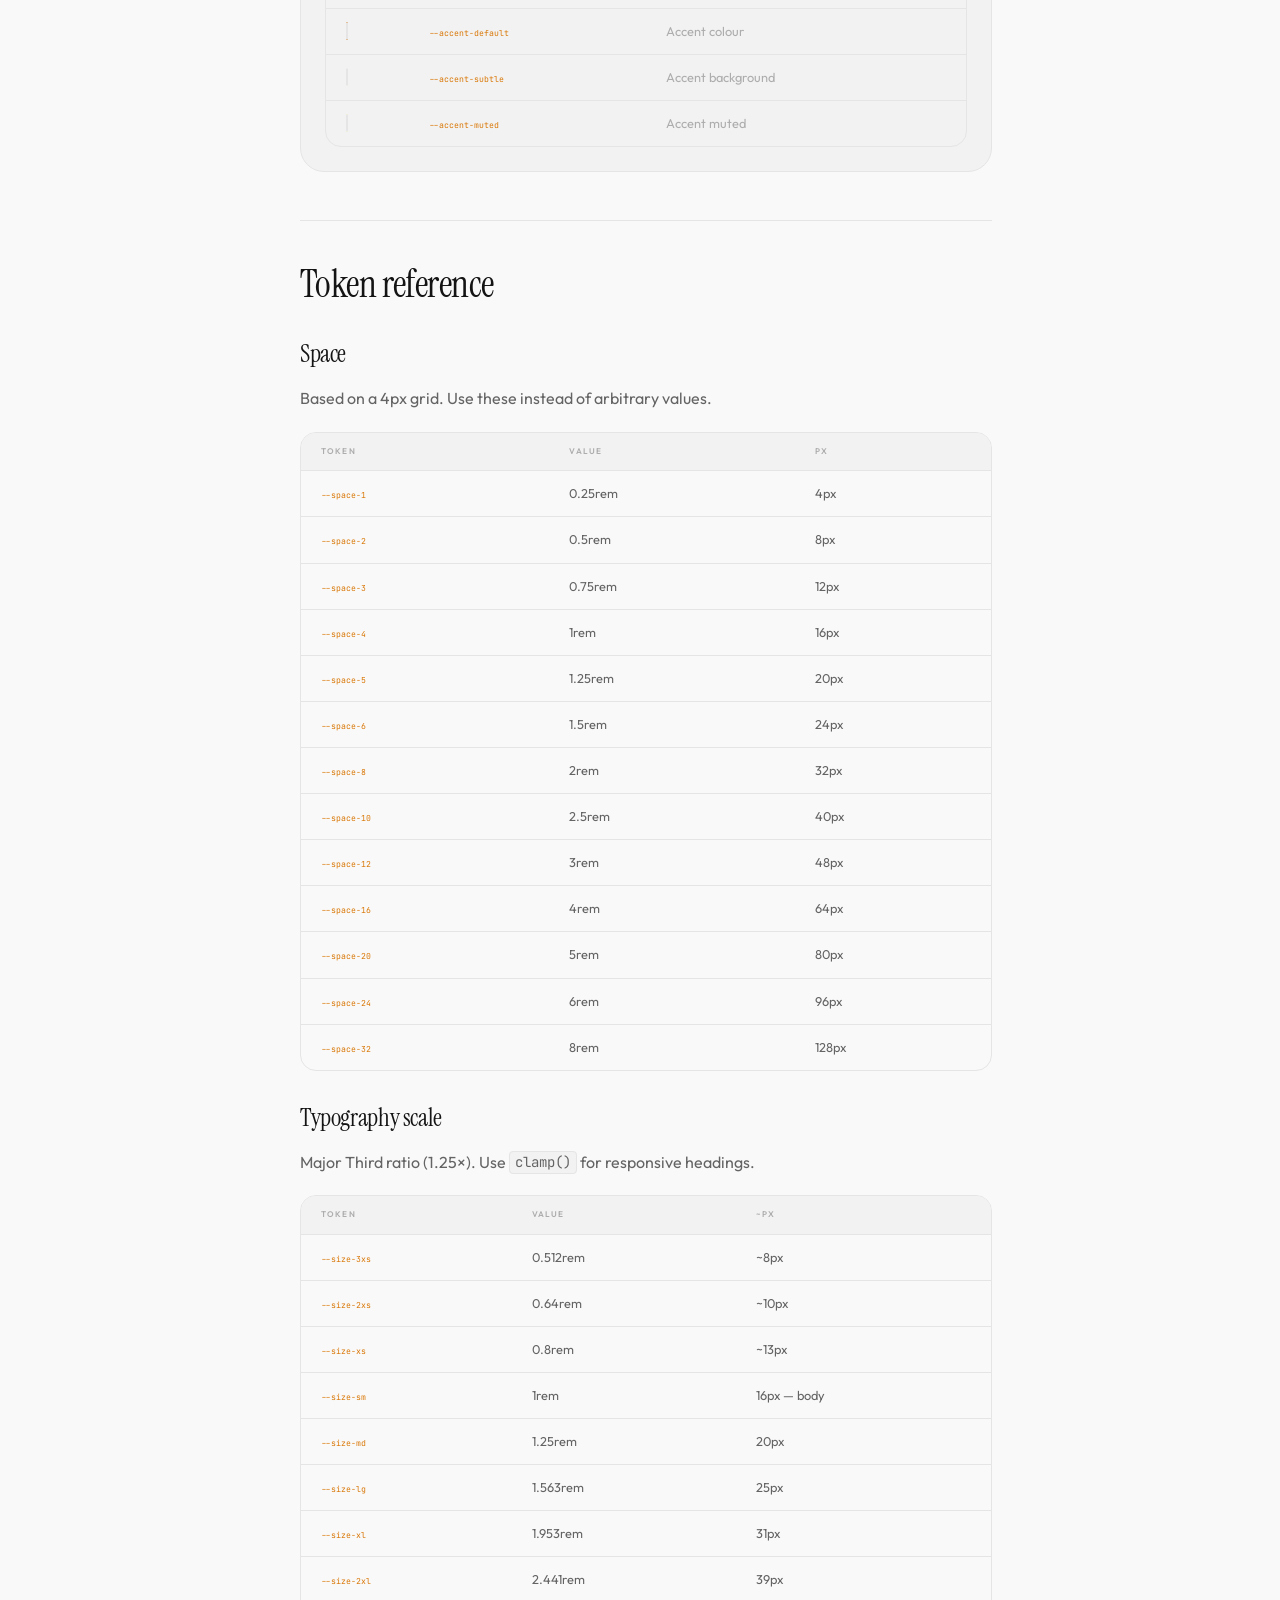
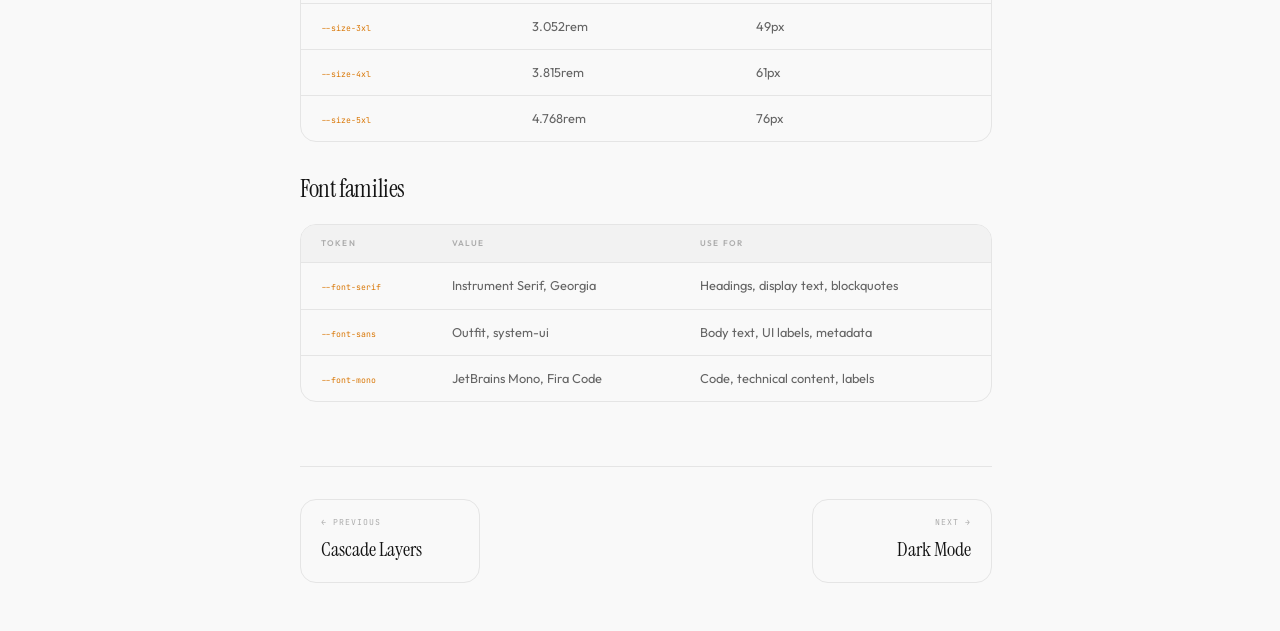
<file: tokens.html>
<!DOCTYPE html>
<html lang="en">
<head>
  <meta charset="UTF-8">
  <meta name="viewport" content="width=device-width, initial-scale=1.0">
  <title>Design Tokens — Modern Web Starter Docs</title>
  <meta name="description" content="The three-tier token hierarchy: primitives, semantic tokens, and component tokens. Token naming conventions and full reference.">
  <meta property="og:type" content="website">
  <meta property="og:site_name" content="Modern Web Starter Docs">
  <meta property="og:title" content="Design Tokens — Modern Web Starter Docs">
  <meta property="og:description" content="The three-tier token hierarchy: primitives, semantic tokens, and component tokens. Token naming conventions and full reference.">
  <meta name="twitter:card" content="summary">
  <meta name="twitter:title" content="Design Tokens — Modern Web Starter Docs">
  <meta name="twitter:description" content="The three-tier token hierarchy: primitives, semantic tokens, and component tokens. Token naming conventions and full reference.">
  <meta property="og:image" content="https://docs.modern-web-starter.com/images/docs-modern-starter-OG-image.png">

  <script>(function(){var s=null;try{s=localStorage.getItem('theme-preference');}catch(e){}document.documentElement.setAttribute('data-theme',s||(window.matchMedia('(prefers-color-scheme: dark)').matches?'dark':'light'));})();</script>
  <link rel="preconnect" href="https://fonts.googleapis.com">
  <link rel="preconnect" href="https://fonts.gstatic.com" crossorigin>
  <link href="https://fonts.googleapis.com/css2?family=Instrument+Serif:ital@0;1&family=Outfit:wght@300;400;500;600;700&family=JetBrains+Mono:wght@400;500&display=swap" rel="stylesheet">
  <link rel="stylesheet" href="css/main.css">
  <link rel="stylesheet" href="css/docs.css">
</head>
<body>
<a class="skip-link" href="#main">Skip to content</a>

<div class="docs-shell">

  <aside class="docs-sidebar" aria-label="Documentation navigation">
    <a href="index.html" class="docs-sidebar__logo">
      <span class="docs-sidebar__logo-name">Modern Web Starter</span>
      <span class="docs-sidebar__logo-tag">Docs</span>
    </a>
    <span class="docs-sidebar__section">Getting started</span>
    <a href="index.html" class="docs-sidebar__link"><span class="docs-sidebar__link-icon">◈</span> Overview</a>
    <a href="index.html#quick-start" class="docs-sidebar__link"><span class="docs-sidebar__link-icon">→</span> Quick start</a>
    <a href="index.html#file-structure" class="docs-sidebar__link"><span class="docs-sidebar__link-icon">◻</span> File structure</a>
    <span class="docs-sidebar__section">Core concepts</span>
    <a href="layers.html" class="docs-sidebar__link"><span class="docs-sidebar__link-icon">⊞</span> Cascade Layers</a>
    <a href="tokens.html" class="docs-sidebar__link"><span class="docs-sidebar__link-icon">◎</span> Design Tokens</a>
    <a href="dark-mode.html" class="docs-sidebar__link"><span class="docs-sidebar__link-icon">◑</span> Dark Mode</a>
    <a href="container-queries.html" class="docs-sidebar__link"><span class="docs-sidebar__link-icon">⊡</span> Container Queries</a>
    <span class="docs-sidebar__section">Reference</span>
    <a href="tokens.html#token-reference" class="docs-sidebar__link"><span class="docs-sidebar__link-icon">≡</span> Token reference</a>
    <a href="layers.html#layer-reference" class="docs-sidebar__link"><span class="docs-sidebar__link-icon">≡</span> Layer reference</a>
    <div class="docs-sidebar__spacer"></div>
    <div class="docs-sidebar__footer">Built with the architecture it documents.</div>
  </aside>

  <header class="docs-topbar">
    <div class="docs-topbar__breadcrumb">
      <span>Starter</span>
      <span class="docs-topbar__breadcrumb-sep">›</span>
      <span>Core concepts</span>
      <span class="docs-topbar__breadcrumb-sep">›</span>
      <span class="docs-topbar__breadcrumb-current">Design Tokens</span>
    </div>
    <div class="docs-topbar__actions">
      <a href="https://github.com/pdkaizer/modern-web-starter" class="btn btn--ghost btn--sm" rel="noopener">GitHub ↗</a>
      <button class="theme-toggle" aria-label="Switch theme">
        <svg class="theme-toggle__sun" viewBox="0 0 20 20" fill="none" aria-hidden="true"><circle cx="10" cy="10" r="4" stroke="currentColor" stroke-width="1.5"/><path d="M10 2v2M10 16v2M2 10h2M16 10h2M4.22 4.22l1.42 1.42M14.36 14.36l1.42 1.42M4.22 15.78l1.42-1.42M14.36 5.64l1.42-1.42" stroke="currentColor" stroke-width="1.5" stroke-linecap="round"/></svg>
        <svg class="theme-toggle__moon" viewBox="0 0 20 20" fill="none" aria-hidden="true"><path d="M17.5 11.5A7.5 7.5 0 0 1 8.5 2.5a7.5 7.5 0 1 0 9 9z" stroke="currentColor" stroke-width="1.5" stroke-linejoin="round"/></svg>
      </button>
    </div>
  </header>

  <main class="docs-content" id="main">
    <div class="docs-two-col">

      <article class="docs-article">

        <div class="docs-page-header">
          <p class="docs-page-label">Core concept 02</p>
          <h1>Design Tokens</h1>
          <p class="lead">A three-tier hierarchy that separates <em>what a value is</em> from <em>what it means</em> from <em>where it's used.</em> Change once, update everywhere.</p>
        </div>

        <div class="docs-section" id="three-tiers">
          <h2>The three tiers</h2>
          <p>The core problem tokens solve is the difference between a colour and its purpose. <code>#d97706</code> is an amber colour. <code>--accent-default</code> is "the primary accent colour in this system." Those are different things, and conflating them causes maintenance pain.</p>

          <div class="tier-flow">
            <div class="tier-box">
              <div class="tier-box__head">
                <div class="tier-box__num">T1</div>
                <div class="tier-box__name">Primitives</div>
                <div class="tier-box__rule">Never used in components</div>
              </div>
              <div class="tier-box__body"><span class="t-prop">--color-amber-500</span>: <span class="t-val">#d97706</span>;
<span class="t-prop">--color-gray-950</span>:  <span class="t-val">#141414</span>;
<span class="t-prop">--space-4</span>:         <span class="t-val">1rem</span>;</div>
            </div>
            <div class="tier-arrow">→</div>
            <div class="tier-box">
              <div class="tier-box__head">
                <div class="tier-box__num">T2</div>
                <div class="tier-box__name">Semantic</div>
                <div class="tier-box__rule">Always use in components</div>
              </div>
              <div class="tier-box__body"><span class="t-prop">--accent-default</span>: <span class="t-val">var(--color-amber-500)</span>;
<span class="t-prop">--text-primary</span>:   <span class="t-val">var(--color-gray-950)</span>;
<span class="t-prop">--surface-raised</span>: <span class="t-val">var(--color-white)</span>;</div>
            </div>
            <div class="tier-arrow">→</div>
            <div class="tier-box">
              <div class="tier-box__head">
                <div class="tier-box__num">T3</div>
                <div class="tier-box__name">Component</div>
                <div class="tier-box__rule">Scoped to their element</div>
              </div>
              <div class="tier-box__body"><span class="t-sel">.card</span> {
  <span class="t-prop">--card-padding</span>: <span class="t-val">var(--space-6)</span>;
  <span class="t-prop">--card-radius</span>:  <span class="t-val">var(--radius-lg)</span>;
}</div>
            </div>
          </div>
        </div>

        <div class="docs-section" id="naming">
          <h2>Token naming</h2>
          <p>Tokens should describe <em>purpose</em>, not appearance. When a token's name describes what it looks like rather than what it does, renaming or retheming it becomes impossible without touching every reference.</p>

          <div class="docs-compare">
            <div class="docs-compare__panel">
              <div class="docs-compare__head docs-compare__head--bad">✗ Appearance-named — breaks on theme change</div>
              <div class="docs-compare__body"><span class="t-prop">--blue</span>: <span class="t-val">#3b82f6</span>;
<span class="t-prop">--white</span>: <span class="t-val">#ffffff</span>;
<span class="t-prop">--dark-gray</span>: <span class="t-val">#1c1c1c</span>;</div>
            </div>
            <div class="docs-compare__panel">
              <div class="docs-compare__head docs-compare__head--good">✓ Purpose-named — survives any theme</div>
              <div class="docs-compare__body"><span class="t-prop">--interactive-default</span>: <span class="t-val">var(--color-blue-500)</span>;
<span class="t-prop">--surface-raised</span>:      <span class="t-val">var(--color-white)</span>;
<span class="t-prop">--surface-sunken</span>:      <span class="t-val">var(--color-gray-900)</span>;</div>
            </div>
          </div>

          <h3>Naming convention</h3>
          <p>Semantic tokens follow a <code>[category]-[concept]-[variant]-[state]</code> pattern. Categories group related tokens and make the namespace scannable.</p>

          <div class="docs-token-table">
            <table>
              <thead><tr><th>Category</th><th>Examples</th><th>Covers</th></tr></thead>
              <tbody>
                <tr><td><code>--surface-*</code></td><td><code>--surface-page</code>, <code>--surface-raised</code></td><td>Background colours by elevation</td></tr>
                <tr><td><code>--text-*</code></td><td><code>--text-primary</code>, <code>--text-tertiary</code></td><td>Text colours by visual weight</td></tr>
                <tr><td><code>--border-*</code></td><td><code>--border-subtle</code>, <code>--border-default</code></td><td>Border colours by prominence</td></tr>
                <tr><td><code>--accent-*</code></td><td><code>--accent-default</code>, <code>--accent-subtle</code></td><td>Brand / accent colour roles</td></tr>
                <tr><td><code>--interactive-*</code></td><td><code>--interactive-default</code>, <code>--interactive-hover</code></td><td>Interactive element colours</td></tr>
                <tr><td><code>--shadow-*</code></td><td><code>--shadow-sm</code>, <code>--shadow-lg</code></td><td>Elevation shadows</td></tr>
              </tbody>
            </table>
          </div>
        </div>

        <div class="docs-section" id="figma-connection">
          <h2>Figma Variables connection</h2>
          <p>If your Figma Variable names mirror your CSS custom property names, there is zero translation cost between design and code. A Figma variable named <code>color/surface/raised</code> maps directly to <code>--surface-raised</code> in CSS.</p>

          <div class="docs-note docs-note--accent">
            <p class="docs-note__title">High-leverage naming parity</p>
            <p>When Figma Variable collections match CSS <code>@layer tokens</code> — light collection maps to <code>:root</code>, dark collection maps to <code>[data-theme="dark"]</code> — exporting tokens to CSS becomes a mechanical transform with no human interpretation required.</p>
          </div>

          <div class="docs-code">
            <div class="docs-code__label">Figma → Style Dictionary → CSS pipeline</div>
            <pre><span class="t-cmt">/* Figma Variables export (JSON) */</span>
{
  <span class="t-str">"color/surface/raised"</span>: { <span class="t-str">"value"</span>: <span class="t-str">"#ffffff"</span> },
  <span class="t-str">"color/accent/default"</span>: { <span class="t-str">"value"</span>: <span class="t-str">"#d97706"</span> }
}

<span class="t-cmt">/* Style Dictionary transforms to CSS */</span>
<span class="t-at">@layer</span> <span class="t-sel">tokens</span> {
  <span class="t-sel">:root</span> {
    <span class="t-prop">--surface-raised</span>: <span class="t-val">#ffffff</span>;
    <span class="t-prop">--accent-default</span>: <span class="t-val">#d97706</span>;
  }
}</pre>
          </div>
        </div>

        <!-- Live swatches -->
        <div class="docs-section" id="live-swatches">
          <h2>Live token values</h2>
          <p>These swatches show the current resolved value of each semantic token. Toggle the theme to watch them update — the swatch backgrounds are set as <code>background-color: var(--token-name)</code> and the browser resolves them live.</p>

          <div class="docs-demo">
            <p class="docs-demo__label">Live token swatches — toggle dark mode to see them change</p>
            <div class="docs-token-table">
              <table>
                <thead><tr><th></th><th>Token</th><th>Description</th></tr></thead>
                <tbody id="token-swatch-grid">
                  <!-- Populated by JS -->
                </tbody>
              </table>
            </div>
          </div>
        </div>

        <!-- Full token reference -->
        <div class="docs-section" id="token-reference">
          <h2>Token reference</h2>
          <h3>Space</h3>
          <p>Based on a 4px grid. Use these instead of arbitrary values.</p>
          <div class="docs-token-table">
            <table>
              <thead><tr><th>Token</th><th>Value</th><th>px</th></tr></thead>
              <tbody>
                <tr><td><code>--space-1</code></td><td>0.25rem</td><td>4px</td></tr>
                <tr><td><code>--space-2</code></td><td>0.5rem</td><td>8px</td></tr>
                <tr><td><code>--space-3</code></td><td>0.75rem</td><td>12px</td></tr>
                <tr><td><code>--space-4</code></td><td>1rem</td><td>16px</td></tr>
                <tr><td><code>--space-5</code></td><td>1.25rem</td><td>20px</td></tr>
                <tr><td><code>--space-6</code></td><td>1.5rem</td><td>24px</td></tr>
                <tr><td><code>--space-8</code></td><td>2rem</td><td>32px</td></tr>
                <tr><td><code>--space-10</code></td><td>2.5rem</td><td>40px</td></tr>
                <tr><td><code>--space-12</code></td><td>3rem</td><td>48px</td></tr>
                <tr><td><code>--space-16</code></td><td>4rem</td><td>64px</td></tr>
                <tr><td><code>--space-20</code></td><td>5rem</td><td>80px</td></tr>
                <tr><td><code>--space-24</code></td><td>6rem</td><td>96px</td></tr>
                <tr><td><code>--space-32</code></td><td>8rem</td><td>128px</td></tr>
              </tbody>
            </table>
          </div>

          <h3>Typography scale</h3>
          <p>Major Third ratio (1.25×). Use <code>clamp()</code> for responsive headings.</p>
          <div class="docs-token-table">
            <table>
              <thead><tr><th>Token</th><th>Value</th><th>~px</th></tr></thead>
              <tbody>
                <tr><td><code>--size-3xs</code></td><td>0.512rem</td><td>~8px</td></tr>
                <tr><td><code>--size-2xs</code></td><td>0.64rem</td><td>~10px</td></tr>
                <tr><td><code>--size-xs</code></td><td>0.8rem</td><td>~13px</td></tr>
                <tr><td><code>--size-sm</code></td><td>1rem</td><td>16px — body</td></tr>
                <tr><td><code>--size-md</code></td><td>1.25rem</td><td>20px</td></tr>
                <tr><td><code>--size-lg</code></td><td>1.563rem</td><td>25px</td></tr>
                <tr><td><code>--size-xl</code></td><td>1.953rem</td><td>31px</td></tr>
                <tr><td><code>--size-2xl</code></td><td>2.441rem</td><td>39px</td></tr>
                <tr><td><code>--size-3xl</code></td><td>3.052rem</td><td>49px</td></tr>
                <tr><td><code>--size-4xl</code></td><td>3.815rem</td><td>61px</td></tr>
                <tr><td><code>--size-5xl</code></td><td>4.768rem</td><td>76px</td></tr>
              </tbody>
            </table>
          </div>

          <h3>Font families</h3>
          <div class="docs-token-table">
            <table>
              <thead><tr><th>Token</th><th>Value</th><th>Use for</th></tr></thead>
              <tbody>
                <tr><td><code>--font-serif</code></td><td>Instrument Serif, Georgia</td><td>Headings, display text, blockquotes</td></tr>
                <tr><td><code>--font-sans</code></td><td>Outfit, system-ui</td><td>Body text, UI labels, metadata</td></tr>
                <tr><td><code>--font-mono</code></td><td>JetBrains Mono, Fira Code</td><td>Code, technical content, labels</td></tr>
              </tbody>
            </table>
          </div>
        </div>

        <div class="docs-pagination">
          <a href="layers.html" class="docs-pagination__link">
            <span class="docs-pagination__dir">← Previous</span>
            <span class="docs-pagination__title">Cascade Layers</span>
          </a>
          <a href="dark-mode.html" class="docs-pagination__link docs-pagination__link--next">
            <span class="docs-pagination__dir">Next →</span>
            <span class="docs-pagination__title">Dark Mode</span>
          </a>
        </div>

      </article>

      <nav class="docs-on-this-page" aria-label="On this page">
        <p class="docs-on-this-page__title">On this page</p>
        <a href="#three-tiers"         class="docs-on-this-page__link">The three tiers</a>
        <a href="#naming"              class="docs-on-this-page__link">Token naming</a>
        <a href="#figma-connection"    class="docs-on-this-page__link">Figma connection</a>
        <a href="#live-swatches"       class="docs-on-this-page__link">Live token values</a>
        <a href="#token-reference"     class="docs-on-this-page__link">Token reference</a>
      </nav>

    </div>
  </main>

</div>

<script type="module" src="js/docs.js"></script>
</body>
</html>
</file>
<file: css/main.css>
/* =============================================================================
   MAIN STYLESHEET
   Entry point — establishes layer order, then imports partials.

   Layer order (lowest to highest specificity):
     reset → tokens → base → components → utilities

   In production, use postcss-import to inline these at build time.
   For development, this file can be referenced directly.
   ============================================================================= */

@layer reset, tokens, base, components, utilities;

@import "./reset.css";
@import "./tokens.css";
@import "./base.css";
@import "./components.css";
@import "./utilities.css";
</file>
<file: css/docs.css>
/*
  docs.css
  Documentation site styles — added to the starter's @layer stack.
  These live inside @layer components and @layer utilities where appropriate.
  The layer declaration in main.css already covers the order.
*/

/* ── Docs layout ─────────────────────────────────────────────────────────── */

@layer components {

  /* Shell */
  .docs-shell {
    display: grid;
    grid-template-columns: 260px 1fr;
    grid-template-rows: auto 1fr;
    grid-template-areas:
      "sidebar topbar"
      "sidebar content";
    min-height: 100dvh;
  }

  /* Topbar */
  .docs-topbar {
    grid-area: topbar;
    position: sticky;
    top: 0;
    z-index: 50;
    display: flex;
    align-items: center;
    justify-content: space-between;
    gap: var(--space-4);
    padding: var(--space-3) var(--space-8);
    background-color: var(--surface-page);
    border-bottom: 1px solid var(--border-subtle);
    transition: background-color var(--duration-slow) var(--ease-out),
                border-color    var(--duration-slow) var(--ease-out);
  }

  .docs-topbar__breadcrumb {
    font-size: var(--size-xs);
    color: var(--text-tertiary);
    display: flex;
    align-items: center;
    gap: var(--space-2);
    font-family: var(--font-mono);
    letter-spacing: 0.04em;
  }

  .docs-topbar__breadcrumb-sep { color: var(--text-faint, var(--border-default)); }

  .docs-topbar__breadcrumb-current { color: var(--text-secondary); }

  .docs-topbar__actions {
    display: flex;
    align-items: center;
    gap: var(--space-3);
  }

  /* Sidebar */
  .docs-sidebar {
    grid-area: sidebar;
    position: sticky;
    top: 0;
    height: 100dvh;
    overflow-y: auto;
    border-right: 1px solid var(--border-subtle);
    background-color: var(--surface-raised);
    display: flex;
    flex-direction: column;
    padding: var(--space-6);
    gap: 0;
    transition: background-color var(--duration-slow) var(--ease-out),
                border-color    var(--duration-slow) var(--ease-out);
    scrollbar-width: thin;
  }

  .docs-sidebar__logo {
    display: flex;
    align-items: baseline;
    gap: var(--space-2);
    margin-bottom: var(--space-8);
    text-decoration: none;
  }

  .docs-sidebar__logo-name {
    font-family: var(--font-serif);
    font-size: var(--size-lg);
    color: var(--text-primary);
    letter-spacing: var(--tracking-snug);
  }

  .docs-sidebar__logo-tag {
    font-family: var(--font-mono);
    font-size: var(--size-3xs);
    color: var(--text-tertiary);
    letter-spacing: 0.12em;
    text-transform: uppercase;
  }

  .docs-sidebar__section {
    font-family: var(--font-mono);
    font-size: var(--size-3xs);
    font-weight: var(--weight-semibold);
    letter-spacing: 0.18em;
    text-transform: uppercase;
    color: var(--text-tertiary);
    padding: var(--space-2) var(--space-3);
    margin-top: var(--space-6);
    margin-bottom: var(--space-1);
  }

  .docs-sidebar__section:first-of-type { margin-top: 0; }

  .docs-sidebar__link {
    display: flex;
    align-items: center;
    gap: var(--space-3);
    padding: var(--space-2) var(--space-3);
    border-radius: var(--radius-md);
    font-size: var(--size-sm);
    font-weight: var(--weight-medium);
    color: var(--text-secondary);
    text-decoration: none;
    transition: color var(--duration-fast) var(--ease-out),
                background-color var(--duration-fast) var(--ease-out);
  }

  .docs-sidebar__link:hover {
    color: var(--text-primary);
    background-color: var(--surface-sunken);
  }

  .docs-sidebar__link.is-active {
    color: var(--accent-default);
    background-color: var(--accent-subtle);
  }

  .docs-sidebar__link-icon {
    font-size: 0.8rem;
    width: 1.25rem;
    text-align: center;
    flex-shrink: 0;
    opacity: 0.6;
  }

  .docs-sidebar__spacer { flex: 1; }

  .docs-sidebar__footer {
    padding-top: var(--space-6);
    border-top: 1px solid var(--border-subtle);
    margin-top: var(--space-4);
    font-size: var(--size-xs);
    color: var(--text-tertiary);
  }

  /* Content area */
  .docs-content {
    grid-area: content;
    min-width: 0; /* prevent grid blowout */
  }

  /* Article */
  .docs-article {
    max-width: 860px;
    margin: 0 auto;
    padding: var(--space-12) var(--space-10);
  }

  /* Page header */
  .docs-page-header {
    padding-bottom: var(--space-10);
    border-bottom: 1px solid var(--border-subtle);
    margin-bottom: var(--space-10);
  }

  .docs-page-label {
    font-family: var(--font-mono);
    font-size: var(--size-xs);
    letter-spacing: 0.16em;
    text-transform: uppercase;
    color: var(--accent-default);
    margin-bottom: var(--space-4);
  }

  .docs-page-header h1 {
    font-size: clamp(var(--size-2xl), 4vw, var(--size-3xl));
    line-height: var(--leading-tight);
    letter-spacing: var(--tracking-tight);
    margin-bottom: var(--space-5);
  }

  .docs-page-header .lead {
    font-size: var(--size-md);
    color: var(--text-secondary);
    line-height: var(--leading-relaxed);
    max-width: 58ch;
  }

  /* In-page nav (on-this-page) */
  .docs-on-this-page {
    position: sticky;
    top: calc(3.5rem + var(--space-8));
    width: 200px;
    flex-shrink: 0;
    font-size: var(--size-xs);
    align-self: start;
  }

  .docs-on-this-page__title {
    font-family: var(--font-mono);
    font-size: var(--size-3xs);
    letter-spacing: 0.16em;
    text-transform: uppercase;
    color: var(--text-tertiary);
    margin-bottom: var(--space-4);
  }

  .docs-on-this-page__link {
    display: block;
    padding: var(--space-2) 0 var(--space-2) var(--space-4);
    border-left: 2px solid var(--border-subtle);
    color: var(--text-tertiary);
    text-decoration: none;
    line-height: var(--leading-snug);
    transition: color var(--duration-fast) var(--ease-out),
                border-color var(--duration-fast) var(--ease-out);
  }

  .docs-on-this-page__link:hover,
  .docs-on-this-page__link.is-active {
    color: var(--text-primary);
    border-left-color: var(--accent-default);
  }

  /* Two-column article + on-this-page */
  .docs-two-col {
    display: flex;
    gap: var(--space-12);
    align-items: start;
    max-width: 1100px;
    margin: 0 auto;
    padding: var(--space-12) var(--space-10);
  }

  .docs-two-col .docs-article {
    flex: 1;
    min-width: 0;
    padding: 0;
    margin: 0;
    max-width: none;
  }

  /* Prose sections inside articles */
  .docs-section {
    margin-top: var(--space-12);
    padding-top: var(--space-10);
    border-top: 1px solid var(--border-subtle);
  }

  .docs-section:first-child {
    margin-top: 0;
    padding-top: 0;
    border-top: none;
  }

  .docs-section h2 {
    font-size: clamp(var(--size-xl), 3vw, var(--size-2xl));
    margin-bottom: var(--space-5);
    scroll-margin-top: calc(3.5rem + var(--space-6));
  }

  .docs-section h3 {
    font-size: var(--size-lg);
    margin-top: var(--space-8);
    margin-bottom: var(--space-3);
    scroll-margin-top: calc(3.5rem + var(--space-6));
  }

  .docs-section p {
    font-size: var(--size-sm);
    line-height: var(--leading-relaxed);
    margin-top: var(--space-4);
    max-width: 68ch;
    color: var(--text-secondary);
  }

  .docs-section p:first-child { margin-top: 0; }

  /* Code blocks */
  .docs-code {
    background-color: var(--surface-sunken);
    border: 1px solid var(--border-subtle);
    border-radius: var(--radius-lg);
    overflow: hidden;
    margin-top: var(--space-5);
    transition: background-color var(--duration-slow) var(--ease-out),
                border-color var(--duration-slow) var(--ease-out);
  }

  .docs-code__label {
    display: flex;
    align-items: center;
    justify-content: space-between;
    padding: var(--space-3) var(--space-5);
    border-bottom: 1px solid var(--border-subtle);
    font-family: var(--font-mono);
    font-size: var(--size-3xs);
    letter-spacing: 0.12em;
    text-transform: uppercase;
    color: var(--text-tertiary);
    background-color: var(--surface-page);
    transition: background-color var(--duration-slow) var(--ease-out);
  }

  .docs-code pre {
    margin: 0;
    padding: var(--space-5) var(--space-6);
    font-family: var(--font-mono);
    font-size: var(--size-xs);
    line-height: 1.85;
    overflow-x: auto;
    color: var(--text-secondary);
  }

  /* Syntax tokens */
  .t-at      { color: #b45309; }
  .t-sel     { color: #1d4ed8; }
  .t-prop    { color: #7c3aed; }
  .t-val     { color: #15803d; }
  .t-cmt     { color: #9ca3af; font-style: italic; }
  .t-str     { color: #92400e; }
  .t-num     { color: #0369a1; }

  [data-theme="dark"] .t-at   { color: #fbbf24; }
  [data-theme="dark"] .t-sel  { color: #60a5fa; }
  [data-theme="dark"] .t-prop { color: #c084fc; }
  [data-theme="dark"] .t-val  { color: #4ade80; }
  [data-theme="dark"] .t-cmt  { color: #4b5563; }
  [data-theme="dark"] .t-str  { color: #e2a867; }
  [data-theme="dark"] .t-num  { color: #38bdf8; }

  /* Callout / note */
  .docs-note {
    padding: var(--space-4) var(--space-5);
    border-radius: var(--radius-md);
    border: 1px solid var(--border-subtle);
    background-color: var(--surface-sunken);
    font-size: var(--size-sm);
    margin-top: var(--space-5);
    transition: background-color var(--duration-slow) var(--ease-out);
  }

  .docs-note--accent {
    border-color: var(--accent-default);
    background-color: var(--accent-subtle);
  }

  .docs-note--warn {
    border-color: #d97706;
    background-color: #fffbeb;
  }

  [data-theme="dark"] .docs-note--warn {
    background-color: rgb(120 60 0 / 0.15);
  }

  .docs-note__title {
    font-weight: var(--weight-semibold);
    font-size: var(--size-xs);
    color: var(--text-primary);
    margin-bottom: var(--space-2);
    font-family: var(--font-sans);
  }

  .docs-note p {
    margin-top: 0;
    max-width: none;
    font-size: var(--size-xs);
    line-height: var(--leading-relaxed);
  }

  /* Compare panels */
  .docs-compare {
    display: grid;
    grid-template-columns: 1fr 1fr;
    gap: var(--space-4);
    margin-top: var(--space-5);
  }

  .docs-compare__panel {
    border-radius: var(--radius-lg);
    overflow: hidden;
    border: 1px solid var(--border-subtle);
  }

  .docs-compare__head {
    padding: var(--space-3) var(--space-4);
    font-size: var(--size-xs);
    font-weight: var(--weight-semibold);
    letter-spacing: 0.08em;
    text-transform: uppercase;
  }

  .docs-compare__head--bad  { background: #fef2f2; color: #dc2626; border-bottom: 1px solid #fecaca; }
  .docs-compare__head--good { background: #f0fdf4; color: #16a34a; border-bottom: 1px solid #bbf7d0; }

  [data-theme="dark"] .docs-compare__head--bad  { background: rgb(220 38 38 / 0.12); color: #fca5a5; border-bottom-color: rgb(220 38 38 / 0.2); }
  [data-theme="dark"] .docs-compare__head--good { background: rgb(22 163 74 / 0.12); color: #86efac; border-bottom-color: rgb(22 163 74 / 0.2); }

  .docs-compare__body {
    padding: var(--space-4) var(--space-5);
    background-color: var(--surface-sunken);
    font-family: var(--font-mono);
    font-size: var(--size-xs);
    line-height: 1.8;
    color: var(--text-secondary);
    transition: background-color var(--duration-slow) var(--ease-out);
  }

  /* Token table */
  .docs-token-table {
    width: 100%;
    margin-top: var(--space-5);
    border: 1px solid var(--border-subtle);
    border-radius: var(--radius-lg);
    overflow: hidden;
  }

  .docs-token-table th {
    font-size: var(--size-3xs);
    font-weight: var(--weight-semibold);
    letter-spacing: 0.14em;
    text-transform: uppercase;
    color: var(--text-tertiary);
    padding: var(--space-3) var(--space-5);
    background-color: var(--surface-sunken);
    border-bottom: 1px solid var(--border-subtle);
    text-align: left;
    white-space: nowrap;
    transition: background-color var(--duration-slow) var(--ease-out);
  }

  .docs-token-table td {
    padding: var(--space-3) var(--space-5);
    border-bottom: 1px solid var(--border-subtle);
    font-size: var(--size-xs);
    vertical-align: middle;
    color: var(--text-secondary);
    transition: color var(--duration-slow) var(--ease-out),
                background-color var(--duration-slow) var(--ease-out);
  }

  .docs-token-table tr:last-child td { border-bottom: none; }
  .docs-token-table tr:hover td { background-color: var(--surface-sunken); }

  .docs-token-table code {
    font-size: var(--size-3xs);
    background: none;
    border: none;
    padding: 0;
    color: var(--accent-default);
  }

  .token-swatch-cell {
    display: flex;
    align-items: center;
    gap: var(--space-3);
  }

  .token-dot {
    width: 1.25rem;
    height: 1.25rem;
    border-radius: var(--radius-sm);
    border: 1px solid var(--border-subtle);
    flex-shrink: 0;
    transition: background-color 0.35s ease;
  }

  /* Layer stack diagram */
  .layer-diagram {
    display: flex;
    flex-direction: column;
    gap: var(--space-2);
    margin-top: var(--space-5);
    position: relative;
    padding-left: var(--space-10);
  }

  .layer-diagram::before {
    content: '';
    position: absolute;
    left: calc(var(--space-4) - 1px);
    top: 0;
    bottom: 0;
    width: 2px;
    background: linear-gradient(to bottom, var(--border-subtle), var(--accent-default));
  }

  .layer-row {
    display: flex;
    align-items: center;
    gap: var(--space-4);
    padding: var(--space-3) var(--space-5);
    background-color: var(--surface-raised);
    border: 1px solid var(--border-subtle);
    border-radius: var(--radius-md);
    position: relative;
    transition: border-color var(--duration-fast) var(--ease-out),
                background-color var(--duration-fast) var(--ease-out);
  }

  .layer-row::before {
    content: '';
    position: absolute;
    left: calc(-1 * var(--space-10) + var(--space-4) - 4px);
    top: 50%;
    transform: translateY(-50%);
    width: 10px;
    height: 10px;
    border-radius: 50%;
    background-color: var(--border-default);
    border: 2px solid var(--surface-page);
    transition: background-color var(--duration-fast) var(--ease-out);
  }

  .layer-row:hover { border-color: var(--border-default); }

  .layer-row:hover::before { background-color: var(--accent-default); }

  .layer-row--hi {
    border-color: var(--accent-default);
    background-color: var(--accent-subtle);
  }

  .layer-row--hi::before { background-color: var(--accent-default); }

  .layer-name {
    font-family: var(--font-mono);
    font-size: var(--size-xs);
    font-weight: var(--weight-medium);
    color: var(--accent-default);
    min-width: 7rem;
    flex-shrink: 0;
  }

  .layer-desc {
    font-size: var(--size-xs);
    color: var(--text-secondary);
    flex: 1;
  }

  .layer-priority {
    font-family: var(--font-mono);
    font-size: var(--size-3xs);
    color: var(--text-tertiary);
    letter-spacing: 0.08em;
    flex-shrink: 0;
  }

  /* Interactive demo wrapper */
  .docs-demo {
    background-color: var(--surface-sunken);
    border: 1px solid var(--border-subtle);
    border-radius: var(--radius-xl);
    padding: var(--space-6);
    margin-top: var(--space-6);
    transition: background-color var(--duration-slow) var(--ease-out),
                border-color var(--duration-slow) var(--ease-out);
  }

  .docs-demo__label {
    font-family: var(--font-mono);
    font-size: var(--size-3xs);
    letter-spacing: 0.16em;
    text-transform: uppercase;
    color: var(--accent-default);
    margin-bottom: var(--space-4);
    display: flex;
    align-items: center;
    gap: var(--space-2);
  }

  .docs-demo__label::before {
    content: '';
    width: 0.5rem;
    height: 0.5rem;
    background-color: var(--accent-default);
    border-radius: var(--radius-full);
  }

  /* Tier boxes for token diagram */
  .tier-flow {
    display: flex;
    align-items: center;
    gap: var(--space-3);
    flex-wrap: wrap;
    margin-top: var(--space-5);
  }

  .tier-box {
    flex: 1;
    min-width: 140px;
    border: 1px solid var(--border-subtle);
    border-radius: var(--radius-lg);
    overflow: hidden;
    transition: border-color var(--duration-fast) var(--ease-out);
  }

  .tier-box__head {
    padding: var(--space-2) var(--space-4);
    background-color: var(--surface-sunken);
    border-bottom: 1px solid var(--border-subtle);
  }

  .tier-box__num {
    font-family: var(--font-mono);
    font-size: var(--size-3xs);
    color: var(--accent-default);
    font-weight: var(--weight-semibold);
    letter-spacing: 0.1em;
  }

  .tier-box__name {
    font-size: var(--size-xs);
    font-weight: var(--weight-semibold);
    color: var(--text-primary);
    margin-top: 0.1rem;
  }

  .tier-box__rule {
    font-size: var(--size-3xs);
    color: var(--text-tertiary);
    margin-top: 0.1rem;
  }

  .tier-box__body {
    padding: var(--space-3) var(--space-4);
    font-family: var(--font-mono);
    font-size: var(--size-3xs);
    line-height: 1.8;
    background-color: var(--surface-raised);
    color: var(--text-secondary);
    transition: background-color var(--duration-slow) var(--ease-out);
  }

  .tier-arrow {
    font-size: var(--size-lg);
    color: var(--text-tertiary);
    flex-shrink: 0;
  }

  /* Browser support badges */
  .browser-support {
    display: flex;
    flex-wrap: wrap;
    gap: var(--space-3);
    margin-top: var(--space-4);
  }

  .browser-badge {
    display: flex;
    align-items: center;
    gap: var(--space-2);
    padding: var(--space-2) var(--space-3);
    border-radius: var(--radius-md);
    border: 1px solid var(--border-subtle);
    background-color: var(--surface-raised);
    font-size: var(--size-xs);
    color: var(--text-secondary);
    font-family: var(--font-mono);
    transition: background-color var(--duration-slow) var(--ease-out);
  }

  .browser-badge__dot {
    width: 0.5rem;
    height: 0.5rem;
    border-radius: var(--radius-full);
    background-color: #16a34a;
    flex-shrink: 0;
  }

  /* Nav pagination (prev/next) */
  .docs-pagination {
    display: flex;
    justify-content: space-between;
    gap: var(--space-4);
    margin-top: var(--space-16);
    padding-top: var(--space-8);
    border-top: 1px solid var(--border-subtle);
  }

  .docs-pagination__link {
    display: flex;
    flex-direction: column;
    gap: var(--space-1);
    padding: var(--space-4) var(--space-5);
    border: 1px solid var(--border-subtle);
    border-radius: var(--radius-lg);
    text-decoration: none;
    min-width: 180px;
    transition: border-color var(--duration-fast) var(--ease-out),
                background-color var(--duration-fast) var(--ease-out);
  }

  .docs-pagination__link--next { text-align: right; }

  .docs-pagination__link:hover {
    border-color: var(--accent-default);
    background-color: var(--accent-subtle);
  }

  .docs-pagination__dir {
    font-family: var(--font-mono);
    font-size: var(--size-3xs);
    letter-spacing: 0.12em;
    text-transform: uppercase;
    color: var(--text-tertiary);
  }

  .docs-pagination__title {
    font-family: var(--font-serif);
    font-size: var(--size-md);
    color: var(--text-primary);
    transition: color var(--duration-fast) var(--ease-out);
  }

  .docs-pagination__link:hover .docs-pagination__title {
    color: var(--accent-default);
  }

  /* Responsive — collapse sidebar */
  @media (max-width: 900px) {
    .docs-shell {
      grid-template-columns: 1fr;
      grid-template-areas:
        "topbar"
        "content";
    }

    .docs-sidebar { display: none; }

    .docs-topbar { padding-inline: var(--space-5); }

    .docs-two-col {
      flex-direction: column;
      padding: var(--space-8) var(--space-5);
    }

    .docs-on-this-page { display: none; }

    .docs-article { padding: var(--space-8) var(--space-5); }

    .docs-compare { grid-template-columns: 1fr; }
  }

  /* Container query demo (reused from demo.html) */
  .cq-outer {
    background-color: var(--surface-sunken);
    border: 1px solid var(--border-subtle);
    border-radius: var(--radius-xl);
    padding: var(--space-5);
    margin-top: var(--space-5);
    transition: background-color var(--duration-slow) var(--ease-out);
  }

  .cq-controls {
    margin-bottom: var(--space-4);
  }

  .cq-slider-label {
    display: block;
    font-family: var(--font-mono);
    font-size: var(--size-xs);
    color: var(--text-secondary);
    margin-bottom: var(--space-3);
  }

  .cq-slider {
    width: 100%;
    height: 4px;
    border-radius: var(--radius-full);
    appearance: none;
    background: var(--border-default);
    cursor: pointer;
    outline: none;
  }

  .cq-slider::-webkit-slider-thumb {
    appearance: none;
    width: 1.25rem;
    height: 1.25rem;
    border-radius: var(--radius-full);
    background: var(--accent-default);
    border: 2px solid var(--surface-raised);
    cursor: grab;
  }

  .cq-slider::-moz-range-thumb {
    width: 1.25rem;
    height: 1.25rem;
    border-radius: var(--radius-full);
    background: var(--accent-default);
    border: 2px solid var(--surface-raised);
    cursor: grab;
  }

  .cq-stage {
    container-type: inline-size;
    container-name: doc-card;
    overflow: hidden;
    border-radius: var(--radius-lg);
    transition: width 0.05s linear;
  }

  .cq-card {
    background-color: var(--surface-raised);
    border: 1px solid var(--border-subtle);
    border-radius: var(--radius-lg);
    overflow: hidden;
    display: grid;
    grid-template-columns: 1fr;
    grid-template-areas: "body";
    transition: background-color var(--duration-slow) var(--ease-out),
                border-color var(--duration-slow) var(--ease-out);
  }

  .cq-card__img {
    display: none;
    grid-area: img;
    background: linear-gradient(135deg, var(--accent-subtle), var(--accent-muted));
    min-height: 100%;
    transition: background 0.35s ease;
  }

  .cq-card__body {
    grid-area: body;
    padding: var(--space-5) var(--space-6);
  }

  .cq-card__aside {
    display: none;
    grid-area: aside;
    padding: var(--space-5);
    border-left: 1px solid var(--border-subtle);
    background-color: var(--surface-sunken);
    transition: background-color var(--duration-slow) var(--ease-out),
                border-color var(--duration-slow) var(--ease-out);
  }

  .cq-card__title {
    font-family: var(--font-serif);
    font-size: var(--size-lg);
    color: var(--text-primary);
    margin-bottom: var(--space-2);
    transition: color var(--duration-slow) var(--ease-out);
  }

  .cq-card__text {
    font-size: var(--size-xs);
    color: var(--text-secondary);
    line-height: var(--leading-relaxed);
    max-width: none;
    transition: color var(--duration-slow) var(--ease-out);
  }

  .cq-card__aside-title {
    font-size: var(--size-3xs);
    font-weight: var(--weight-semibold);
    letter-spacing: 0.14em;
    text-transform: uppercase;
    color: var(--text-tertiary);
    margin-bottom: var(--space-2);
    max-width: none;
    transition: color var(--duration-slow) var(--ease-out);
  }

  .cq-card__aside-body {
    font-size: var(--size-xs);
    color: var(--text-secondary);
    line-height: var(--leading-relaxed);
    max-width: none;
    transition: color var(--duration-slow) var(--ease-out);
  }

  @container doc-card (min-width: 380px) {
    .cq-card {
      grid-template-columns: 160px 1fr;
      grid-template-areas: "img body";
    }
    .cq-card__img { display: block; }
  }

  @container doc-card (min-width: 560px) {
    .cq-card {
      grid-template-columns: 180px 1fr 180px;
      grid-template-areas: "img body aside";
    }
    .cq-card__aside { display: block; }
  }

  /* Landing page — hero */
  .docs-hero {
    padding: var(--space-20) var(--space-10) var(--space-16);
    border-bottom: 1px solid var(--border-subtle);
    position: relative;
    overflow: hidden;
  }

  .docs-hero::before {
    content: '';
    position: absolute;
    inset: 0;
    background: radial-gradient(
      ellipse 70% 50% at 50% -5%,
      color-mix(in srgb, var(--accent-default) 10%, transparent),
      transparent
    );
    pointer-events: none;
  }

  .docs-hero__inner {
    position: relative;
    max-width: 720px;
  }

  .docs-hero__version {
    display: inline-flex;
    align-items: center;
    gap: var(--space-2);
    font-family: var(--font-mono);
    font-size: var(--size-3xs);
    letter-spacing: 0.14em;
    text-transform: uppercase;
    color: var(--accent-default);
    border: 1px solid var(--accent-default);
    background-color: var(--accent-subtle);
    padding: var(--space-1) var(--space-3);
    border-radius: var(--radius-full);
    margin-bottom: var(--space-6);
  }

  .docs-hero h1 {
    font-size: clamp(var(--size-2xl), 5vw, var(--size-4xl));
    letter-spacing: var(--tracking-tight);
    line-height: var(--leading-tight);
    margin-bottom: var(--space-6);
  }

  .docs-hero p {
    font-size: var(--size-md);
    color: var(--text-secondary);
    line-height: var(--leading-relaxed);
    max-width: 54ch;
    margin-bottom: var(--space-8);
  }

  .docs-hero__actions {
    display: flex;
    gap: var(--space-3);
    flex-wrap: wrap;
  }

  /* Concept cards on landing */
  .concept-grid {
    display: grid;
    grid-template-columns: repeat(2, 1fr);
    gap: var(--space-4);
    margin-top: var(--space-5);
  }

  .concept-card {
    padding: var(--space-6);
    border: 1px solid var(--border-subtle);
    border-radius: var(--radius-lg);
    background-color: var(--surface-raised);
    text-decoration: none;
    display: block;
    transition: border-color var(--duration-fast) var(--ease-out),
                box-shadow var(--duration-fast) var(--ease-out),
                background-color var(--duration-slow) var(--ease-out);
  }

  .concept-card:hover {
    border-color: var(--accent-default);
    box-shadow: var(--shadow-md);
    color: inherit;
  }

  .concept-card__num {
    font-family: var(--font-serif);
    font-size: var(--size-2xl);
    color: var(--border-default);
    line-height: 1;
    margin-bottom: var(--space-3);
    transition: color var(--duration-fast) var(--ease-out);
  }

  .concept-card:hover .concept-card__num { color: var(--accent-default); }

  .concept-card__title {
    font-family: var(--font-serif);
    font-size: var(--size-lg);
    color: var(--text-primary);
    margin-bottom: var(--space-2);
    transition: color var(--duration-slow) var(--ease-out);
  }

  .concept-card__desc {
    font-size: var(--size-xs);
    color: var(--text-secondary);
    line-height: var(--leading-relaxed);
    max-width: none;
    transition: color var(--duration-slow) var(--ease-out);
  }

  .concept-card__cta {
    margin-top: var(--space-4);
    font-family: var(--font-mono);
    font-size: var(--size-3xs);
    letter-spacing: 0.12em;
    text-transform: uppercase;
    color: var(--accent-default);
  }

  @media (max-width: 640px) {
    .concept-grid { grid-template-columns: 1fr; }
    .docs-hero { padding-inline: var(--space-5); }
  }
}


/* ── Docs-specific utility classes (avoids inline styles in pages) ─────── */
@layer utilities {
  .docs-list {
    padding-left: var(--space-6);
    list-style: decimal;
    margin-top: var(--space-3);
  }

  .docs-list li {
    color: var(--text-secondary);
    padding: 0.25rem 0;
    font-size: var(--size-sm);
  }

  .docs-mt-5 { margin-top: var(--space-5); }

  .docs-demo-eyebrow {
    font-size: var(--size-3xs);
    font-family: var(--font-mono);
    letter-spacing: 0.14em;
    text-transform: uppercase;
    color: var(--accent-text, var(--accent-default));
    margin-bottom: var(--space-2);
    opacity: 0.8;
  }

  .docs-cq-state {
    color: var(--accent-default);
    font-family: var(--font-mono);
    font-size: var(--size-xs);
  }
}
</file>
